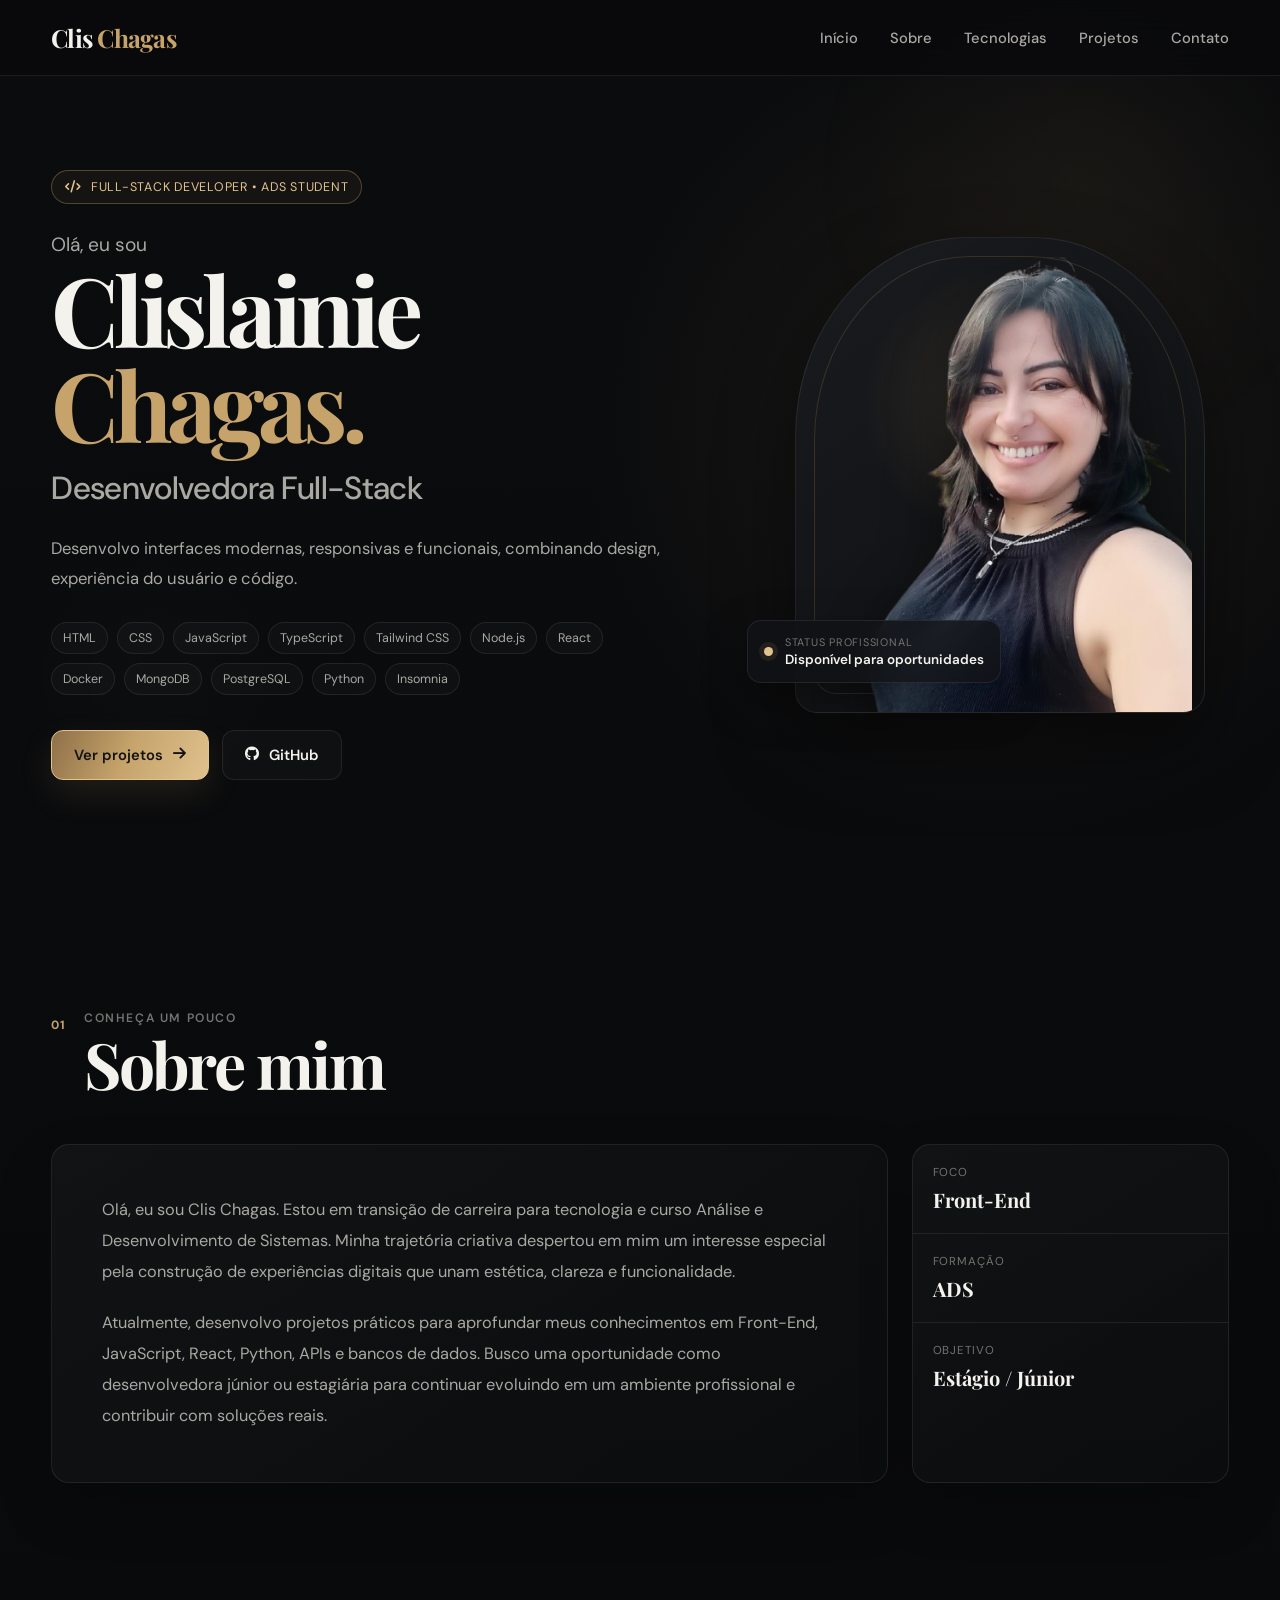
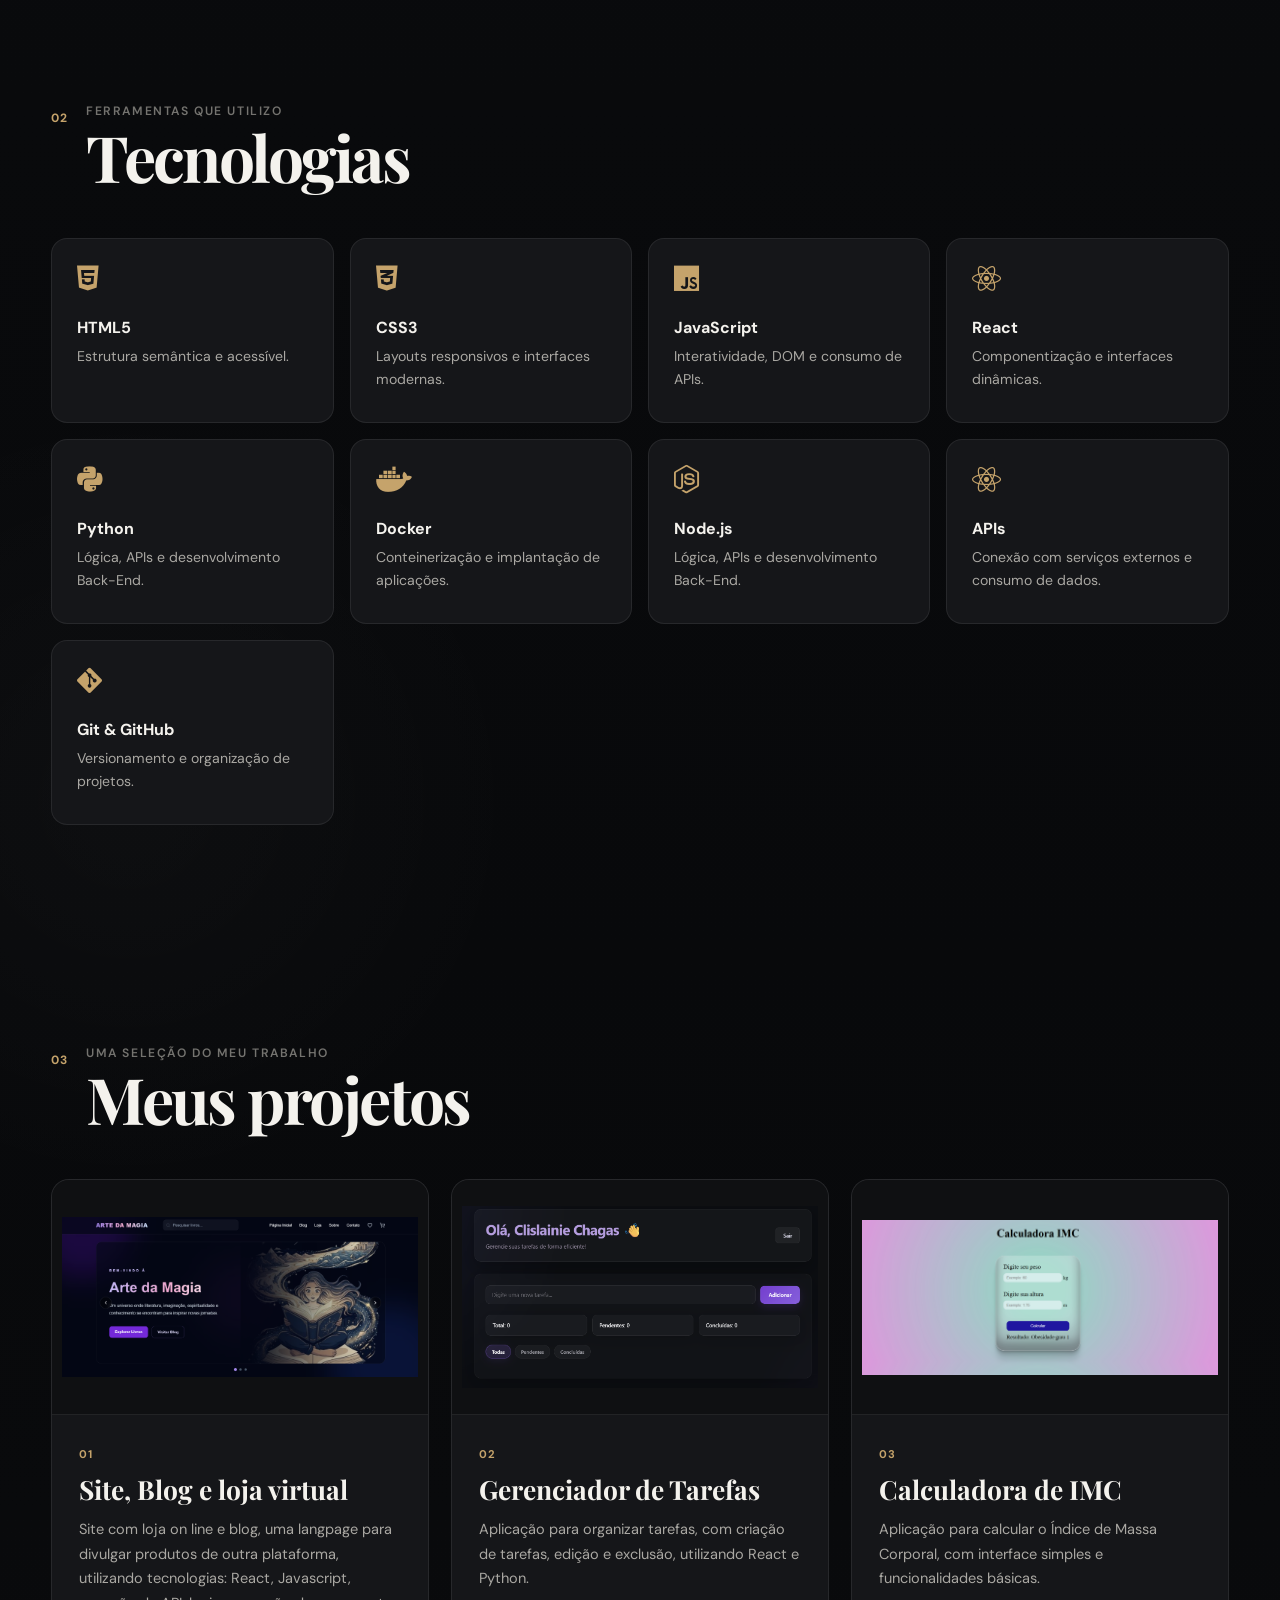
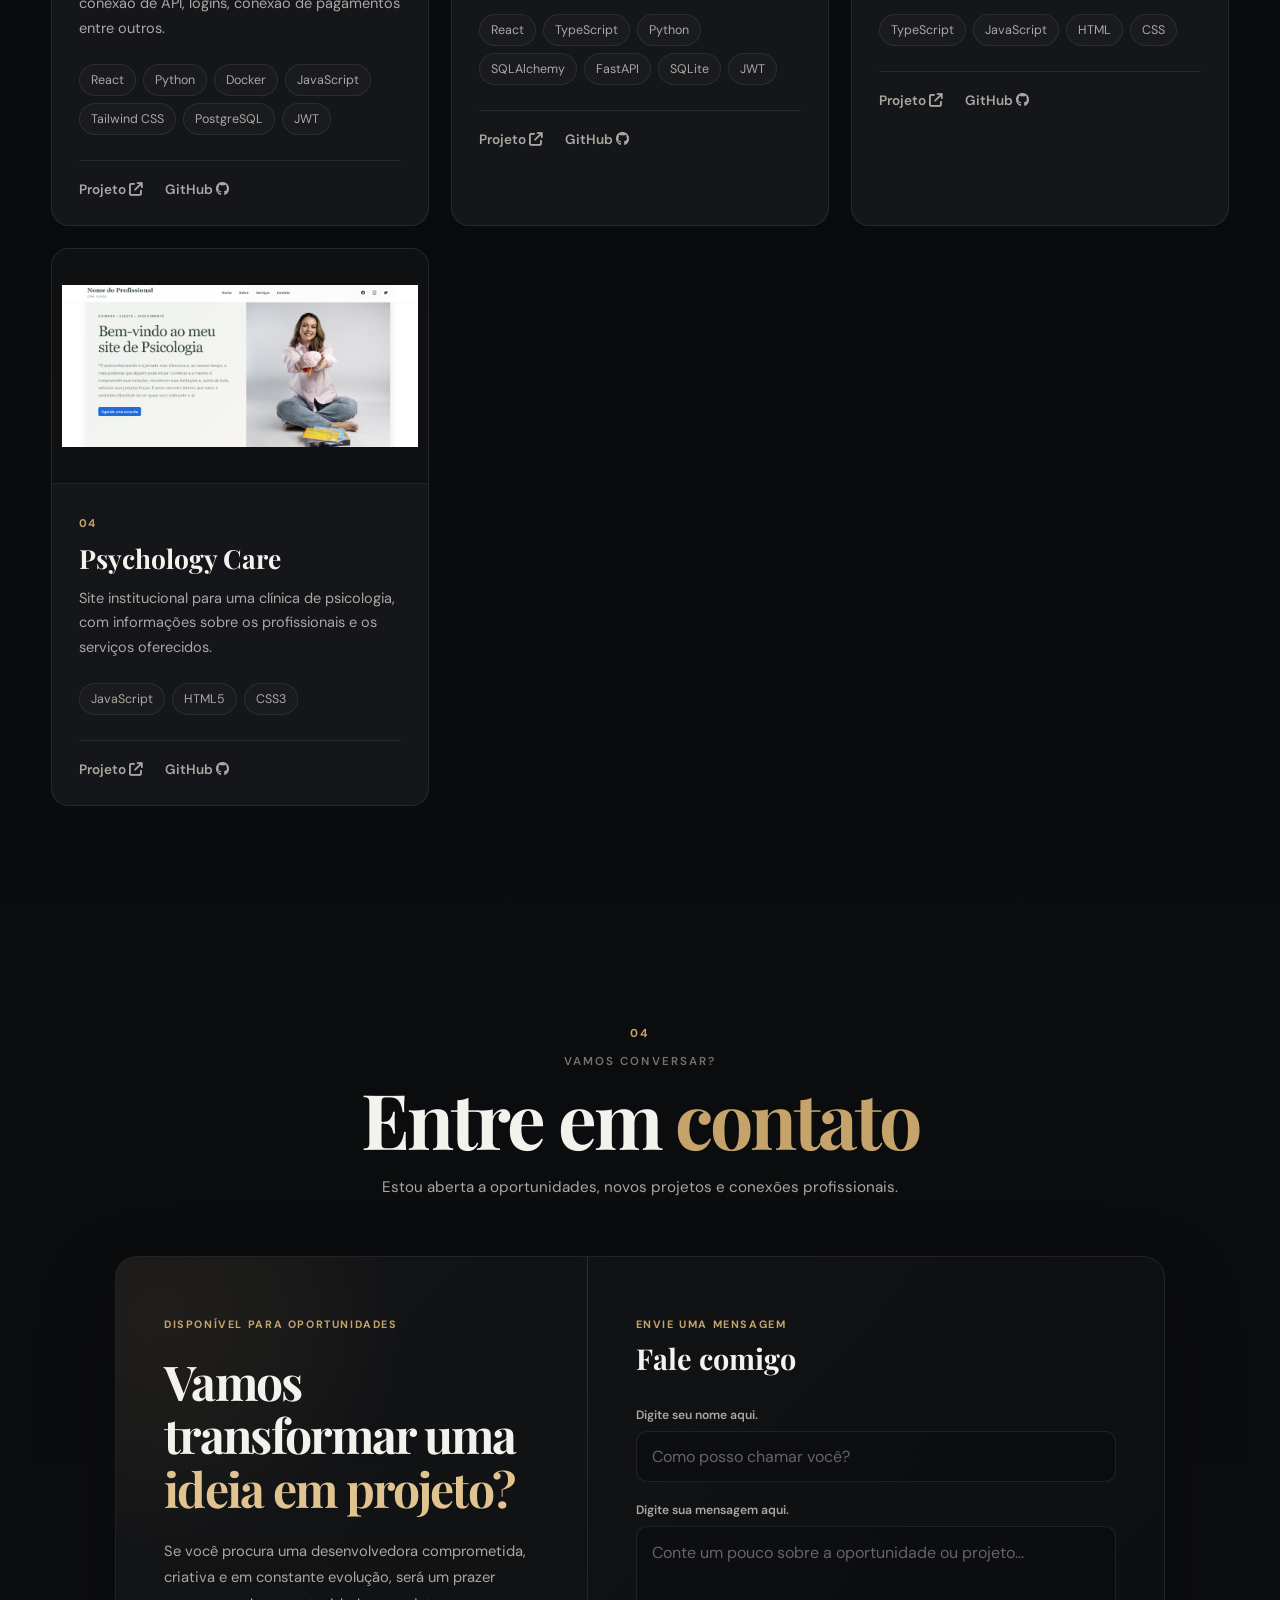
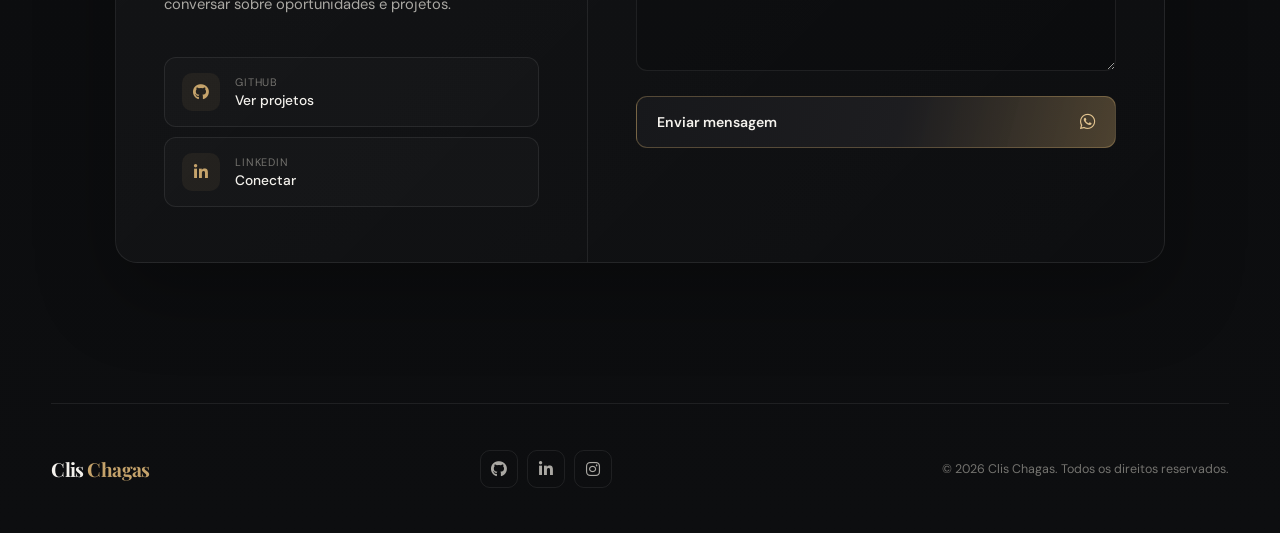
<file: index.html>
<!DOCTYPE html>
<html lang="pt-br">

<head>
    <meta charset="UTF-8">
    <meta name="viewport" content="width=device-width, initial-scale=1.0">
    <meta name="description"
        content="Portfólio de Clislainie Chagas, Desenvolvedora Full-Stack e estudante de Análise e Desenvolvimento de Sistemas.">

    <title>Clislainie Chagas | Desenvolvedora Full-Stack</title>

    <link rel="preconnect" href="https://fonts.googleapis.com">
    <link rel="preconnect" href="https://fonts.gstatic.com" crossorigin>
    <link
        href="https://fonts.googleapis.com/css2?family=DM+Sans:wght@400;500;600;700&family=Playfair+Display:wght@600;700&display=swap"
        rel="stylesheet">

    <link rel="stylesheet" href="https://cdnjs.cloudflare.com/ajax/libs/font-awesome/6.5.1/css/all.min.css">

    <link rel="stylesheet" href="./novo.css">
    <link rel="stylesheet" href="./responsivo.css">

    <script src="./script_port.js" defer></script>
</head>

<body>

    <div class="particulas" aria-hidden="true"></div>

    <header class="cabecalho">
        <nav class="navbar" id="navbar">
            <a href="#home" class="logo" aria-label="Ir para o início">
                Clis <span>Chagas</span>
            </a>

            <ul class="menu">
                <li><a href="#home">Início</a></li>
                <li><a href="#about">Sobre</a></li>
                <li><a href="#skills">Tecnologias</a></li>
                <li><a href="#work">Projetos</a></li>
                <li><a href="#contact">Contato</a></li>
            </ul>

            <button class="barra-mobile" id="btn_barra" aria-label="Abrir menu" aria-expanded="false">
                <i class="fa-solid fa-bars"></i>
            </button>
        </nav>
    </header>

    <div class="menu-mobile" id="menu-mobile">
        <button class="btn-fechar" id="btn-fechar" aria-label="Fechar menu">
            <i class="fa-solid fa-xmark"></i>
        </button>

        <nav class="nav-list">
            <ul>
                <li><a href="#home">Início</a></li>
                <li><a href="#about">Sobre</a></li>
                <li><a href="#skills">Tecnologias</a></li>
                <li><a href="#work">Projetos</a></li>
                <li><a href="#contact">Contato</a></li>
            </ul>
        </nav>
    </div>

    <div class="overlay" id="overlay"></div>

    <main id="home" class="inicio">
        <div class="hero-container">

            <div class="hero-texto">
                <span class="hero-tag">
                    <i class="fa-solid fa-code"></i>
                    Full-Stack Developer • ADS Student
                </span>

                <p class="hero-intro">Olá, eu sou</p>

                <h1>Clislainie <span>Chagas.</span></h1>

                <h2>Desenvolvedora Full-Stack</h2>

                <p class="hero-descricao">
                    Desenvolvo interfaces modernas, responsivas e funcionais,
                    combinando design, experiência do usuário e código.
                </p>

                <div class="hero-tecnologias" aria-label="Principais tecnologias">
                    <span>HTML</span>
                    <span>CSS</span>
                    <span>JavaScript</span>
                    <span>TypeScript</span>
                    <span>Tailwind CSS</span>
                    <span>Node.js</span>
                    <span>React</span>
                    <span>Docker</span>
                    <span>MongoDB</span>
                    <span>PostgreSQL</span>
                    <span>Python</span>
                    <span>Insomnia</span>
                </div>

                <div class="hero-botoes">
                    <a href="#work" class="btn-principal">
                        Ver projetos
                        <i class="fa-solid fa-arrow-right"></i>
                    </a>

                    <!-- EDITE: coloque o endereço real do seu GitHub -->
                    <a href="https://github.com/Clislainie-Chagas" target="_blank" rel="noopener noreferrer"
                        class="btn-secundario">
                        <i class="fa-brands fa-github"></i>
                        GitHub
                    </a>
                </div>
            </div>

            <div class="hero-imagem">
                <div class="foto-wrapper">
                    <!-- Mantenha sua foto nesta pasta ou altere o caminho abaixo -->
                    <img src="./img/Eu.-removebg-preview.png" alt="Foto de Clis Chagas">
                </div>

                <div class="status-card">
                    <span class="status-dot"></span>
                    <div>
                        <small>Status profissional</small>
                        <strong>Disponível para oportunidades</strong>
                    </div>
                </div>
            </div>

        </div>
    </main>

    <section id="about" class="secao sobre">
        <div class="section-heading">
            <span class="section-number">01</span>
            <div>
                <p class="section-kicker">Conheça um pouco</p>
                <h2>Sobre mim</h2>
            </div>
        </div>

        <div class="sobre-grid">
            <div class="sobre-card">
                <!-- EDITE: personalize este texto com suas informações -->
                <p>
                    Olá, eu sou Clis Chagas. Estou em transição de carreira para tecnologia
                    e curso Análise e Desenvolvimento de Sistemas. Minha trajetória criativa
                    despertou em mim um interesse especial pela construção de experiências
                    digitais que unam estética, clareza e funcionalidade.
                </p>

                <p>
                    Atualmente, desenvolvo projetos práticos para aprofundar meus conhecimentos
                    em Front-End, JavaScript, React, Python, APIs e bancos de dados. Busco uma
                    oportunidade como desenvolvedora júnior ou estagiária para continuar evoluindo
                    em um ambiente profissional e contribuir com soluções reais.
                </p>
            </div>

            <aside class="sobre-destaques">
                <div>
                    <span>Foco</span>
                    <strong>Front-End</strong>
                </div>
                <div>
                    <span>Formação</span>
                    <strong>ADS</strong>
                </div>
                <div>
                    <span>Objetivo</span>
                    <strong>Estágio / Júnior</strong>
                </div>
            </aside>
        </div>
    </section>

    <section id="skills" class="secao tecnologias">
        <div class="section-heading">
            <span class="section-number">02</span>
            <div>
                <p class="section-kicker">Ferramentas que utilizo</p>
                <h2>Tecnologias</h2>
            </div>
        </div>

        <div class="skills-grid">
            <article class="skill-card">
                <i class="fa-brands fa-html5"></i>
                <h3>HTML5</h3>
                <p>Estrutura semântica e acessível.</p>
            </article>

            <article class="skill-card">
                <i class="fa-brands fa-css3-alt"></i>
                <h3>CSS3</h3>
                <p>Layouts responsivos e interfaces modernas.</p>
            </article>

            <article class="skill-card">
                <i class="fa-brands fa-js"></i>
                <h3>JavaScript</h3>
                <p>Interatividade, DOM e consumo de APIs.</p>
            </article>

            <article class="skill-card">
                <i class="fa-brands fa-react"></i>
                <h3>React</h3>
                <p>Componentização e interfaces dinâmicas.</p>
            </article>

            <article class="skill-card">
                <i class="fa-brands fa-python"></i>
                <h3>Python</h3>
                <p>Lógica, APIs e desenvolvimento Back-End.</p>
            </article>

            <article class="skill-card">
                <i class="fa-brands fa-docker"></i>
                <h3>Docker</h3>
                <p>Conteinerização e implantação de aplicações.</p>
            </article>

            <article class="skill-card">
                <i class="fa-brands fa-node-js"></i>
                <h3>Node.js</h3>
                <p>Lógica, APIs e desenvolvimento Back-End.</p>
            </article>

            <article class="skill-card">
                <i class="fa-brands fa-react"></i>
                <h3>APIs</h3>
                <p>Conexão com serviços externos e consumo de dados.</p>
            </article>

            <article class="skill-card">
                <i class="fa-brands fa-git-alt"></i>
                <h3>Git & GitHub</h3>
                <p>Versionamento e organização de projetos.</p>
            </article>
        </div>
    </section>

    <section id="work" class="secao portifolio">
        <div class="section-heading">
            <span class="section-number">03</span>
            <div>
                <p class="section-kicker">Uma seleção do meu trabalho</p>
                <h2>Meus projetos</h2>
            </div>
        </div>

        <div class="box-projetos">

            <article class="projeto-card">
                <a href="https://github.com/Clislainie-Chagas/blog-store-react" target="_blank"
                    rel="noopener noreferrer" class="projeto-imagem">
                    <img src="./img/capa-arte-da-magia.png" alt="Prévia do projeto Site Responsivo">
                </a>

                <div class="info-projeto">
                    <span class="projeto-numero">01</span>
                    <h3>Site, Blog e loja virtual</h3>
                    <p>
                        Site com loja on line e blog, uma langpage para divulgar produtos de outra plataforma,
                        utilizando tecnologias: React, Javascript, conexão de API, logins, conexão de
                        pagamentos entre outros.
                    </p>

                    <div class="projeto-stack">
                        <span>React</span>
                        <span>Python</span>
                        <span>Docker</span>
                        <span>JavaScript</span>
                        <span>Tailwind CSS</span>
                        <span>PostgreSQL</span>
                        <span>JWT</span>
                    </div>

                    <div class="projeto-links">
                        <a href="https://github.com/Clislainie-Chagas/TaskFlow_Pythn_React" target="_blank"
                            rel="noopener noreferrer">
                            Projeto <i class="fa-solid fa-arrow-up-right-from-square"></i>
                        </a>
                        <!-- EDITE: coloque o repositório real deste projeto -->
                        <a href="https://github.com/Clislainie-Chagas/TaskFlow_Pythn_React" target="_blank"
                            rel="noopener noreferrer">
                            GitHub <i class="fa-brands fa-github"></i>
                        </a>
                    </div>
                </div>
            </article>

            <article class="projeto-card">
                <a href="https://github.com/Clislainie-Chagas/TaskFlow_Pythn_React" target="_blank"
                    rel="noopener noreferrer">
                    <div class="projeto-imagem">
                        <img src="./img/taskflow-capa.png" alt="Prévia do projeto Site de Restaurante">
                    </div>
                </a>

                <div class="info-projeto">
                    <span class="projeto-numero">02</span>
                    <h3>Gerenciador de Tarefas</h3>
                    <p>
                        Aplicação para organizar tarefas, com criação de tarefas, edição e exclusão, utilizando React e
                        Python.
                    </p>

                    <div class="projeto-stack">
                        <span>React</span>
                        <span>TypeScript</span>
                        <span>Python</span>
                        <span>SQLAlchemy</span>
                        <span>FastAPI</span>
                        <span>SQLite</span>
                        <span>JWT</span>
                    </div>

                    <div class="projeto-links">
                        <!-- EDITE: troque # pelos links reais -->
                        <a href="https://github.com/Clislainie-Chagas/TaskFlow_Pythn_React" target="_blank"
                            rel="noopener noreferrer">
                            Projeto <i class="fa-solid fa-arrow-up-right-from-square"></i>
                        </a>
                        <a href="https://github.com/Clislainie-Chagas/TaskFlow_Pythn_React" target="_blank"
                            aria-label="https://github.com/Clislainie-Chagas/TaskFlow_Pythn_React">
                            GitHub <i class="fa-brands fa-github"></i>
                        </a>
                    </div>
                </div>
            </article>

            <article class="projeto-card">
                <a href="https://clislainie-chagas.github.io/calculadora_imc/" target="_blank"
                    rel="noopener noreferrer">
                    <div class="projeto-imagem">
                        <img src="./img/calculadora-imc.png" alt="Prévia do projeto Site de Restaurante">
                    </div>
                </a>
                <div class="info-projeto">
                    <span class="projeto-numero">03</span>
                    <h3>Calculadora de IMC</h3>
                    <p>
                        Aplicação para calcular o Índice de Massa Corporal, com interface simples e funcionalidades
                        básicas.
                    </p>

                    <div class="projeto-stack">
                        <span>TypeScript</span>
                        <span>JavaScript</span>
                        <span>HTML</span>
                        <span>CSS</span>
                    </div>

                    <div class="projeto-links">
                        <!-- EDITE: troque # pelos links reais -->
                        <a href="https://clislainie-chagas.github.io/calculadora_imc/" target="_blank"
                            rel="noopener noreferrer">
                            Projeto <i class="fa-solid fa-arrow-up-right-from-square"></i>
                        </a>
                        <a href="https://github.com/Clislainie-Chagas/calculadora_imc" target="_blank"
                            aria-label="https://github.com/Clislainie-Chagas/calculadora_imc">
                            GitHub <i class="fa-brands fa-github"></i>
                        </a>
                    </div>
                </div>
            </article>

            <article class="projeto-card">
                <a href="https://clislainie-chagas.github.io/psychology-care/" target="_blank"
                    rel="noopener noreferrer">
                    <div class="projeto-imagem">
                        <img src="./img/area-da-saude.png" alt="Prévia do projeto Site de Restaurante">
                    </div>
                </a>
                <div class="info-projeto">
                    <span class="projeto-numero">04</span>
                    <h3>Psychology Care</h3>
                    <p>
                        Site institucional para uma clínica de psicologia, com informações sobre os profissionais e os
                        serviços oferecidos.
                    </p>

                    <div class="projeto-stack">
                        <span>JavaScript</span>
                        <span>HTML5</span>
                        <span>CSS3</span>
                    </div>

                    <div class="projeto-links">
                        <!-- EDITE: troque # pelos links reais -->
                        <a href="https://clislainie-chagas.github.io/psychology-care/" target="_blank"
                            rel="noopener noreferrer">
                            Projeto <i class="fa-solid fa-arrow-up-right-from-square"></i>
                        </a>
                        <a href="https://github.com/Clislainie-Chagas/psychology-care" target="_blank"
                            aria-label="https://github.com/Clislainie-Chagas/psychology-care">
                            GitHub <i class="fa-brands fa-github"></i>
                        </a>
                    </div>
                </div>
            </article>


        </div>
    </section>

    <section id="contact" class="secao contato">

        <div class="contato-cabecalho">

            <span class="contato-numero">04</span>

            <span class="contato-tag">
                VAMOS CONVERSAR?
            </span>

            <h2>
                Entre em <span>contato</span>
            </h2>

            <p>
                Estou aberta a oportunidades, novos projetos e conexões
                profissionais.
            </p>

        </div>


        <div class="contato-container">

            <!-- LADO ESQUERDO -->

            <div class="contato-apresentacao">

                <span class="contato-mini-tag">
                    DISPONÍVEL PARA OPORTUNIDADES
                </span>

                <h3>
                    Vamos transformar uma
                    <span>ideia em projeto?</span>
                </h3>

                <p>
                    Se você procura uma desenvolvedora comprometida,
                    criativa e em constante evolução, será um prazer
                    conversar sobre oportunidades e projetos.
                </p>


                <div class="contato-redes">

                    <a href="https://github.com/Clislainie-Chagas" target="_blank" rel="noopener noreferrer">
                        <i class="fa-brands fa-github"></i>

                        <div>
                            <small>GitHub</small>
                            <strong>Ver projetos</strong>
                        </div>
                    </a>


                    <a href="https://www.linkedin.com/in/clislainie-chagas/" target="_blank" rel="noopener noreferrer">
                        <i class="fa-brands fa-linkedin-in"></i>

                        <div>
                            <small>LinkedIn</small>
                            <strong>Conectar</strong>
                        </div>
                    </a>

                </div>

            </div>


            <!-- FORMULÁRIO -->

            <form class="formulario-contato" id="formulario">

                <div class="form-titulo">

                    <span>ENVIE UMA MENSAGEM</span>

                    <h3>
                        Fale comigo
                    </h3>

                </div>


                <div class="campo-form">

                    <label for="nome">
                        Digite seu nome aqui.
                    </label>

                    <input type="text" id="nome" placeholder="Como posso chamar você?" required>

                </div>


                <div class="campo-form">

                    <label for="mensagem">
                        Digite sua mensagem aqui.
                    </label>

                    <textarea id="mensagem" placeholder="Conte um pouco sobre a oportunidade ou projeto..."
                        required></textarea>

                </div>


                <button type="submit">

                    <span>
                        Enviar mensagem
                    </span>

                    <i class="fa-brands fa-whatsapp"></i>

                </button>

            </form>

        </div>

    </section>

    <footer class="rodape">
        <a href="#home" class="logo footer-logo">Clis <span>Chagas</span></a>

        <div class="redes-sociais">
            <!-- EDITE: substitua pelos seus links reais -->
            <a href="https://github.com/Clislainie-Chagas" target="_blank" rel="noopener noreferrer"
                aria-label="GitHub">
                <i class="fa-brands fa-github"></i>
            </a>

            <a href="https://www.linkedin.com/in/clislainie-chagas/" target="_blank" rel="noopener noreferrer"
                aria-label="LinkedIn">
                <i class="fa-brands fa-linkedin-in"></i>
            </a>

            <a href="https://www.instagram.com/clis_chagas/" target="_blank" rel="noopener noreferrer"
                aria-label="Instagram">
                <i class="fa-brands fa-instagram"></i>
            </a>
        </div>

        <p>© <span id="year"></span> Clis Chagas. Todos os direitos reservados.</p>
    </footer>

</body>

</html>
</file>
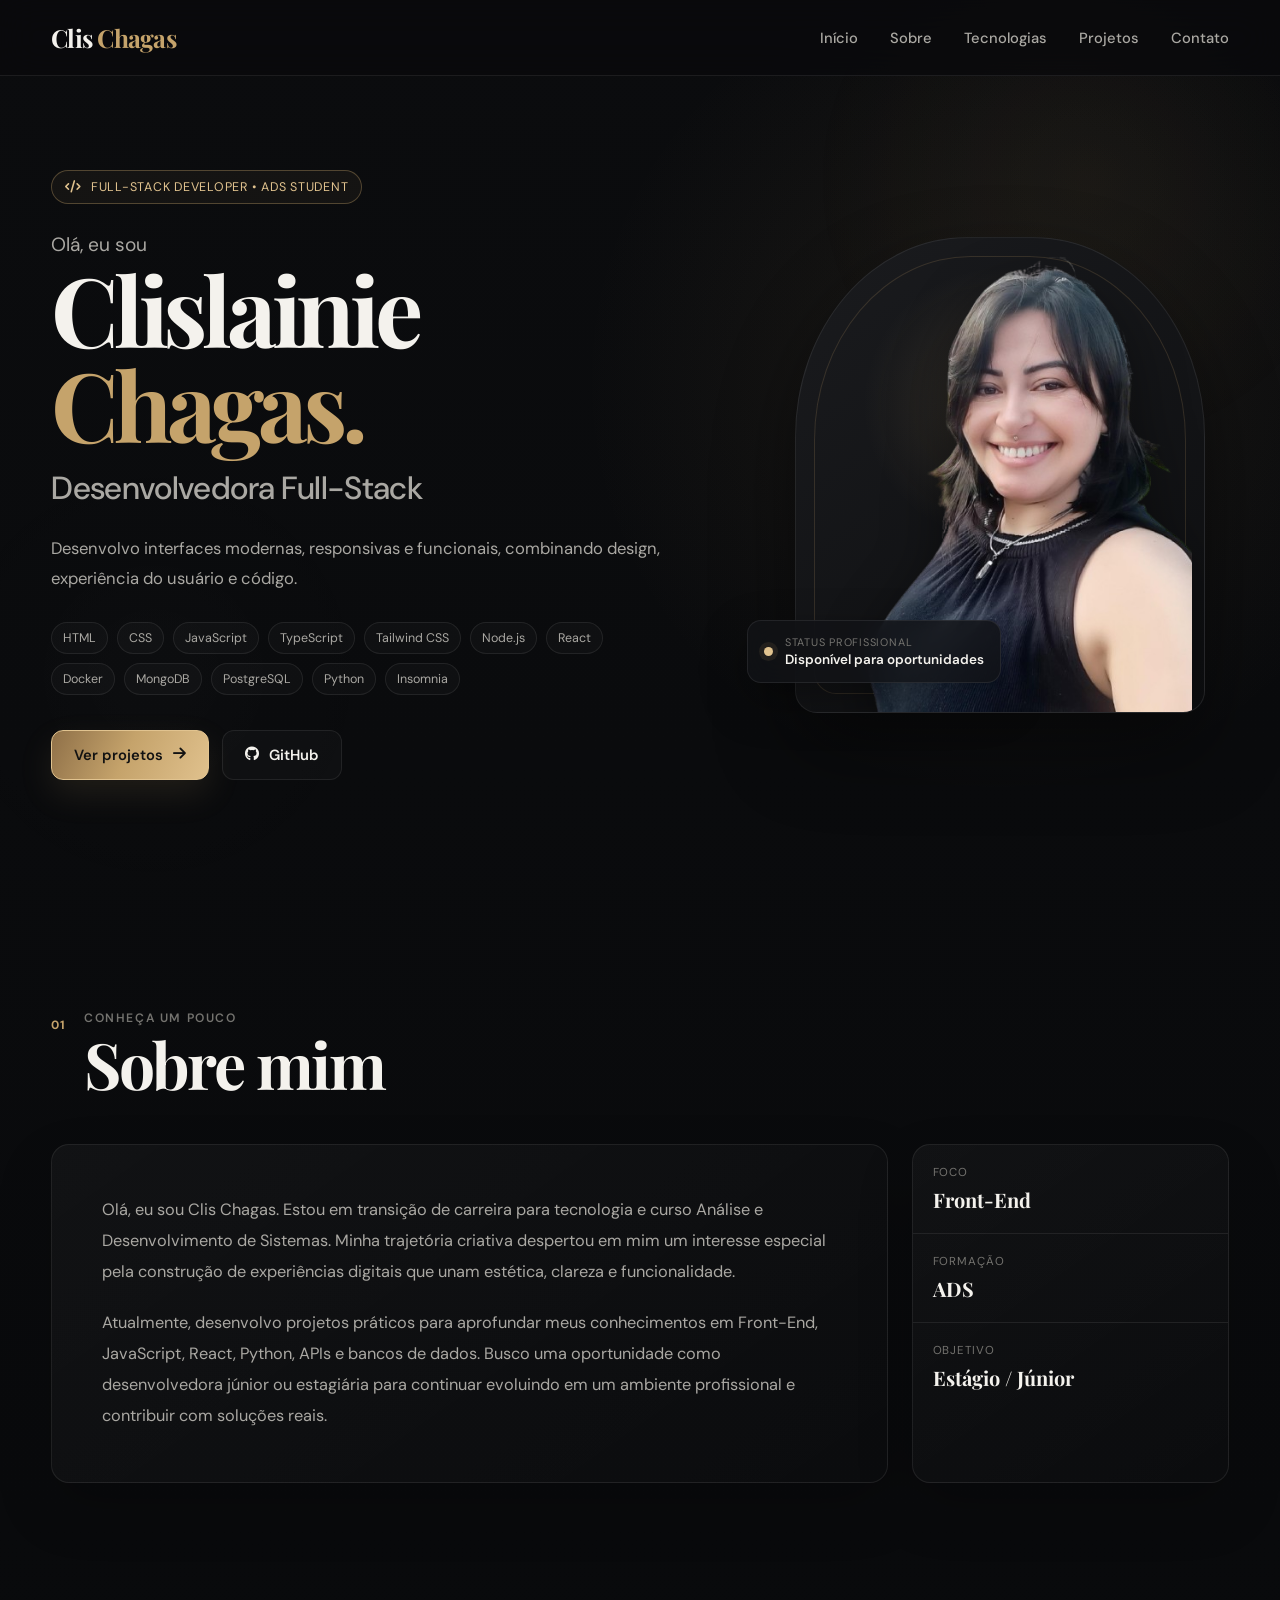
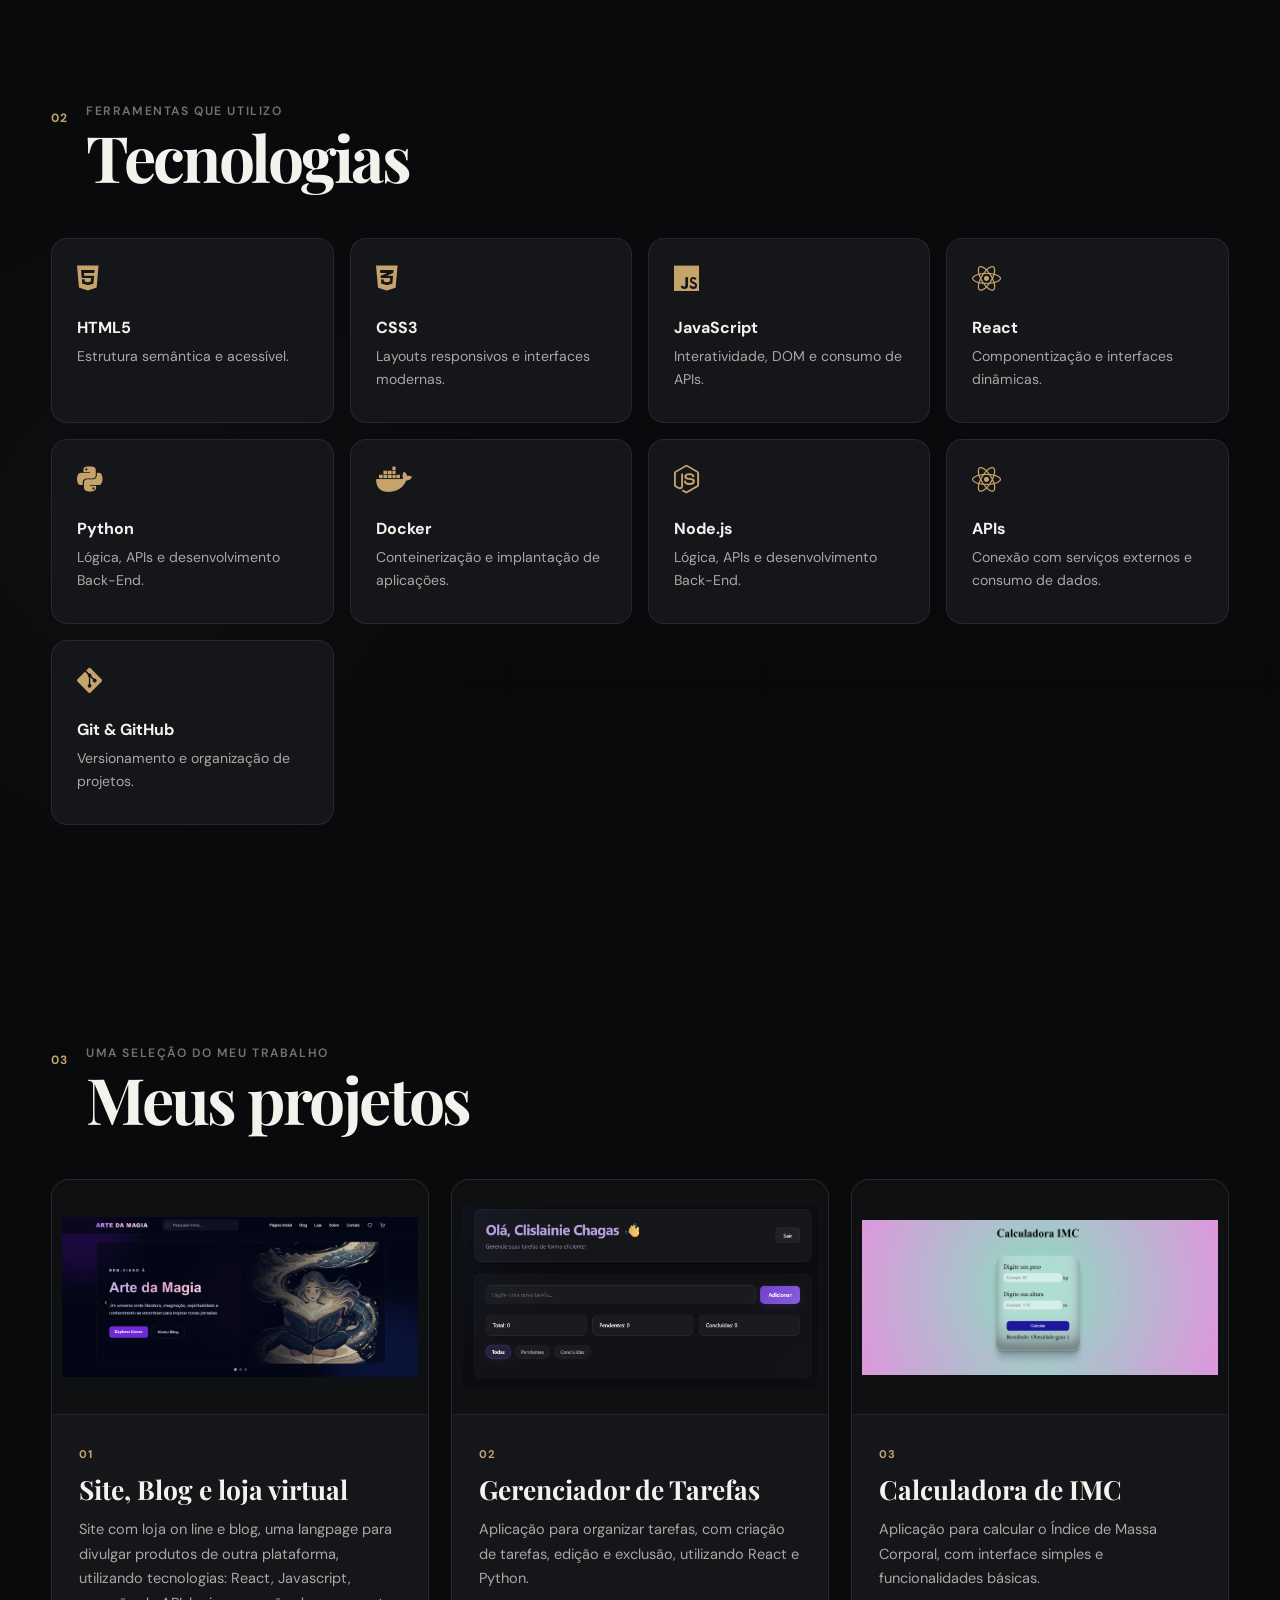
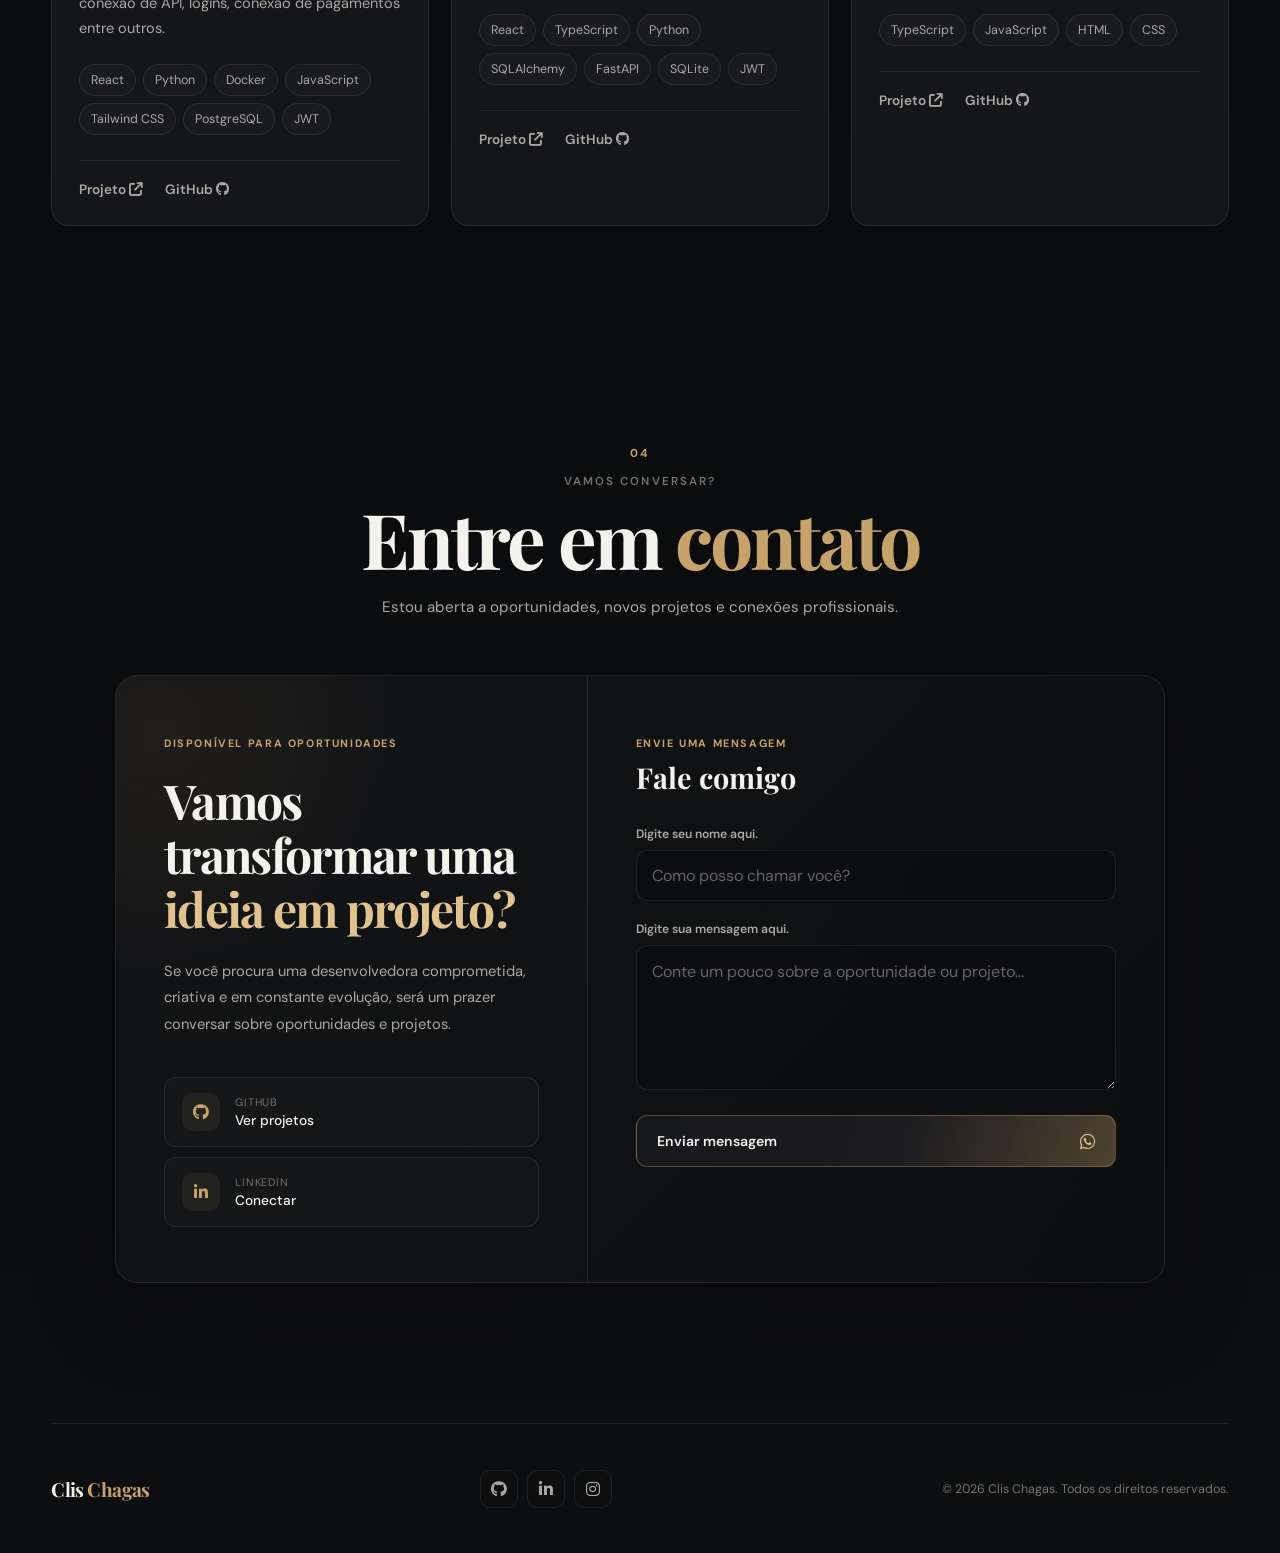
<file: Clis/index.html>
<!DOCTYPE html>
<html lang="pt-br">

<head>
    <meta charset="UTF-8">
    <meta name="viewport" content="width=device-width, initial-scale=1.0">
    <meta name="description"
        content="Portfólio de Clislainie Chagas, Desenvolvedora Full-Stack e estudante de Análise e Desenvolvimento de Sistemas.">

    <title>Clislainie Chagas | Desenvolvedora Full-Stack</title>

    <link rel="preconnect" href="https://fonts.googleapis.com">
    <link rel="preconnect" href="https://fonts.gstatic.com" crossorigin>
    <link
        href="https://fonts.googleapis.com/css2?family=DM+Sans:wght@400;500;600;700&family=Playfair+Display:wght@600;700&display=swap"
        rel="stylesheet">

    <link rel="stylesheet" href="https://cdnjs.cloudflare.com/ajax/libs/font-awesome/6.5.1/css/all.min.css">

    <link rel="stylesheet" href="./novo.css">
    <link rel="stylesheet" href="./responsivo.css">

    <script src="./script_port.js" defer></script>
</head>

<body>

    <div class="particulas" aria-hidden="true"></div>

    <header class="cabecalho">
        <nav class="navbar" id="navbar">
            <a href="#home" class="logo" aria-label="Ir para o início">
                Clis <span>Chagas</span>
            </a>

            <ul class="menu">
                <li><a href="#home">Início</a></li>
                <li><a href="#about">Sobre</a></li>
                <li><a href="#skills">Tecnologias</a></li>
                <li><a href="#work">Projetos</a></li>
                <li><a href="#contact">Contato</a></li>
            </ul>

            <button class="barra-mobile" id="btn_barra" aria-label="Abrir menu" aria-expanded="false">
                <i class="fa-solid fa-bars"></i>
            </button>
        </nav>
    </header>

    <div class="menu-mobile" id="menu-mobile">
        <button class="btn-fechar" id="btn-fechar" aria-label="Fechar menu">
            <i class="fa-solid fa-xmark"></i>
        </button>

        <nav class="nav-list">
            <ul>
                <li><a href="#home">Início</a></li>
                <li><a href="#about">Sobre</a></li>
                <li><a href="#skills">Tecnologias</a></li>
                <li><a href="#work">Projetos</a></li>
                <li><a href="#contact">Contato</a></li>
            </ul>
        </nav>
    </div>

    <div class="overlay" id="overlay"></div>

    <main id="home" class="inicio">
        <div class="hero-container">

            <div class="hero-texto">
                <span class="hero-tag">
                    <i class="fa-solid fa-code"></i>
                    Full-Stack Developer • ADS Student
                </span>

                <p class="hero-intro">Olá, eu sou</p>

                <h1>Clislainie <span>Chagas.</span></h1>

                <h2>Desenvolvedora Full-Stack</h2>

                <p class="hero-descricao">
                    Desenvolvo interfaces modernas, responsivas e funcionais,
                    combinando design, experiência do usuário e código.
                </p>

                <div class="hero-tecnologias" aria-label="Principais tecnologias">
                    <span>HTML</span>
                    <span>CSS</span>
                    <span>JavaScript</span>
                    <span>TypeScript</span>
                    <span>Tailwind CSS</span>
                    <span>Node.js</span>
                    <span>React</span>
                    <span>Docker</span>
                    <span>MongoDB</span>
                    <span>PostgreSQL</span>
                    <span>Python</span>
                    <span>Insomnia</span>
                </div>

                <div class="hero-botoes">
                    <a href="#work" class="btn-principal">
                        Ver projetos
                        <i class="fa-solid fa-arrow-right"></i>
                    </a>

                    <!-- EDITE: coloque o endereço real do seu GitHub -->
                    <a href="https://github.com/Clislainie-Chagas" target="_blank" rel="noopener noreferrer"
                        class="btn-secundario">
                        <i class="fa-brands fa-github"></i>
                        GitHub
                    </a>
                </div>
            </div>

            <div class="hero-imagem">
                <div class="foto-wrapper">
                    <!-- Mantenha sua foto nesta pasta ou altere o caminho abaixo -->
                    <img src="./img/Eu.-removebg-preview.png" alt="Foto de Clis Chagas">
                </div>

                <div class="status-card">
                    <span class="status-dot"></span>
                    <div>
                        <small>Status profissional</small>
                        <strong>Disponível para oportunidades</strong>
                    </div>
                </div>
            </div>

        </div>
    </main>

    <section id="about" class="secao sobre">
        <div class="section-heading">
            <span class="section-number">01</span>
            <div>
                <p class="section-kicker">Conheça um pouco</p>
                <h2>Sobre mim</h2>
            </div>
        </div>

        <div class="sobre-grid">
            <div class="sobre-card">
                <!-- EDITE: personalize este texto com suas informações -->
                <p>
                    Olá, eu sou Clis Chagas. Estou em transição de carreira para tecnologia
                    e curso Análise e Desenvolvimento de Sistemas. Minha trajetória criativa
                    despertou em mim um interesse especial pela construção de experiências
                    digitais que unam estética, clareza e funcionalidade.
                </p>

                <p>
                    Atualmente, desenvolvo projetos práticos para aprofundar meus conhecimentos
                    em Front-End, JavaScript, React, Python, APIs e bancos de dados. Busco uma
                    oportunidade como desenvolvedora júnior ou estagiária para continuar evoluindo
                    em um ambiente profissional e contribuir com soluções reais.
                </p>
            </div>

            <aside class="sobre-destaques">
                <div>
                    <span>Foco</span>
                    <strong>Front-End</strong>
                </div>
                <div>
                    <span>Formação</span>
                    <strong>ADS</strong>
                </div>
                <div>
                    <span>Objetivo</span>
                    <strong>Estágio / Júnior</strong>
                </div>
            </aside>
        </div>
    </section>

    <section id="skills" class="secao tecnologias">
        <div class="section-heading">
            <span class="section-number">02</span>
            <div>
                <p class="section-kicker">Ferramentas que utilizo</p>
                <h2>Tecnologias</h2>
            </div>
        </div>

        <div class="skills-grid">
            <article class="skill-card">
                <i class="fa-brands fa-html5"></i>
                <h3>HTML5</h3>
                <p>Estrutura semântica e acessível.</p>
            </article>

            <article class="skill-card">
                <i class="fa-brands fa-css3-alt"></i>
                <h3>CSS3</h3>
                <p>Layouts responsivos e interfaces modernas.</p>
            </article>

            <article class="skill-card">
                <i class="fa-brands fa-js"></i>
                <h3>JavaScript</h3>
                <p>Interatividade, DOM e consumo de APIs.</p>
            </article>

            <article class="skill-card">
                <i class="fa-brands fa-react"></i>
                <h3>React</h3>
                <p>Componentização e interfaces dinâmicas.</p>
            </article>

            <article class="skill-card">
                <i class="fa-brands fa-python"></i>
                <h3>Python</h3>
                <p>Lógica, APIs e desenvolvimento Back-End.</p>
            </article>

            <article class="skill-card">
                <i class="fa-brands fa-docker"></i>
                <h3>Docker</h3>
                <p>Conteinerização e implantação de aplicações.</p>
            </article>

            <article class="skill-card">
                <i class="fa-brands fa-node-js"></i>
                <h3>Node.js</h3>
                <p>Lógica, APIs e desenvolvimento Back-End.</p>
            </article>

            <article class="skill-card">
                <i class="fa-brands fa-react"></i>
                <h3>APIs</h3>
                <p>Conexão com serviços externos e consumo de dados.</p>
            </article>

            <article class="skill-card">
                <i class="fa-brands fa-git-alt"></i>
                <h3>Git & GitHub</h3>
                <p>Versionamento e organização de projetos.</p>
            </article>
        </div>
    </section>

    <section id="work" class="secao portifolio">
        <div class="section-heading">
            <span class="section-number">03</span>
            <div>
                <p class="section-kicker">Uma seleção do meu trabalho</p>
                <h2>Meus projetos</h2>
            </div>
        </div>

        <div class="box-projetos">

            <article class="projeto-card">
                <a href="https://github.com/Clislainie-Chagas/blog-store-react" target="_blank"
                    rel="noopener noreferrer" class="projeto-imagem">
                    <img src="./img/capa-arte-da-magia.png" alt="Prévia do projeto Site Responsivo">
                </a>

                <div class="info-projeto">
                    <span class="projeto-numero">01</span>
                    <h3>Site, Blog e loja virtual</h3>
                    <p>
                        Site com loja on line e blog, uma langpage para divulgar produtos de outra plataforma,
                        utilizando tecnologias: React, Javascript, conexão de API, logins, conexão de
                        pagamentos entre outros.
                    </p>

                    <div class="projeto-stack">
                        <span>React</span>
                        <span>Python</span>
                        <span>Docker</span>
                        <span>JavaScript</span>
                        <span>Tailwind CSS</span>
                        <span>PostgreSQL</span>
                        <span>JWT</span>
                    </div>

                    <div class="projeto-links">
                        <a href="https://github.com/Clislainie-Chagas/TaskFlow_Pythn_React" target="_blank"
                            rel="noopener noreferrer">
                            Projeto <i class="fa-solid fa-arrow-up-right-from-square"></i>
                        </a>
                        <!-- EDITE: coloque o repositório real deste projeto -->
                        <a href="https://github.com/Clislainie-Chagas/TaskFlow_Pythn_React" target="_blank"
                            rel="noopener noreferrer">
                            GitHub <i class="fa-brands fa-github"></i>
                        </a>
                    </div>
                </div>
            </article>

            <article class="projeto-card">
                <a href="https://github.com/Clislainie-Chagas/TaskFlow_Pythn_React" target="_blank"
                    rel="noopener noreferrer">
                    <div class="projeto-imagem">
                        <img src="./img/taskflow-capa.png" alt="Prévia do projeto Site de Restaurante">
                    </div>
                </a>

                <div class="info-projeto">
                    <span class="projeto-numero">02</span>
                    <h3>Gerenciador de Tarefas</h3>
                    <p>
                        Aplicação para organizar tarefas, com criação de tarefas, edição e exclusão, utilizando React e
                        Python.
                    </p>

                    <div class="projeto-stack">
                        <span>React</span>
                        <span>TypeScript</span>
                        <span>Python</span>
                        <span>SQLAlchemy</span>
                        <span>FastAPI</span>
                        <span>SQLite</span>
                        <span>JWT</span>
                    </div>

                    <div class="projeto-links">
                        <!-- EDITE: troque # pelos links reais -->
                        <a href="https://github.com/Clislainie-Chagas/TaskFlow_Pythn_React" target="_blank"
                            rel="noopener noreferrer">
                            Projeto <i class="fa-solid fa-arrow-up-right-from-square"></i>
                        </a>
                        <a href="https://github.com/Clislainie-Chagas/TaskFlow_Pythn_React" target="_blank"
                            aria-label="https://github.com/Clislainie-Chagas/TaskFlow_Pythn_React">
                            GitHub <i class="fa-brands fa-github"></i>
                        </a>
                    </div>
                </div>
            </article>

            <article class="projeto-card">
                <a href="https://github.com/Clislainie-Chagas/calculadora_imc" target="_blank"
                    rel="noopener noreferrer">
                    <div class="projeto-imagem">
                        <img src="./img/calculadora-imc.png" alt="Prévia do projeto Site de Restaurante">
                    </div>
                </a>
                <div class="info-projeto">
                    <span class="projeto-numero">03</span>
                    <h3>Calculadora de IMC</h3>
                    <p>
                        Aplicação para calcular o Índice de Massa Corporal, com interface simples e funcionalidades
                        básicas.
                    </p>

                    <div class="projeto-stack">
                        <span>TypeScript</span>
                        <span>JavaScript</span>
                        <span>HTML</span>
                        <span>CSS</span>
                    </div>

                    <div class="projeto-links">
                        <!-- EDITE: troque # pelos links reais -->
                        <a href="https://github.com/Clislainie-Chagas/TaskFlow_Pythn_React" target="_blank"
                            rel="noopener noreferrer">
                            Projeto <i class="fa-solid fa-arrow-up-right-from-square"></i>
                        </a>
                        <a href="https://github.com/Clislainie-Chagas/calculadora_imc" target="_blank"
                            aria-label="https://github.com/Clislainie-Chagas/calculadora_imc">
                            GitHub <i class="fa-brands fa-github"></i>
                        </a>
                    </div>
                </div>
            </article>

        </div>
    </section>

    <section id="contact" class="secao contato">

        <div class="contato-cabecalho">

            <span class="contato-numero">04</span>

            <span class="contato-tag">
                VAMOS CONVERSAR?
            </span>

            <h2>
                Entre em <span>contato</span>
            </h2>

            <p>
                Estou aberta a oportunidades, novos projetos e conexões
                profissionais.
            </p>

        </div>


        <div class="contato-container">

            <!-- LADO ESQUERDO -->

            <div class="contato-apresentacao">

                <span class="contato-mini-tag">
                    DISPONÍVEL PARA OPORTUNIDADES
                </span>

                <h3>
                    Vamos transformar uma
                    <span>ideia em projeto?</span>
                </h3>

                <p>
                    Se você procura uma desenvolvedora comprometida,
                    criativa e em constante evolução, será um prazer
                    conversar sobre oportunidades e projetos.
                </p>


                <div class="contato-redes">

                    <a href="https://github.com/Clislainie-Chagas" target="_blank" rel="noopener noreferrer">
                        <i class="fa-brands fa-github"></i>

                        <div>
                            <small>GitHub</small>
                            <strong>Ver projetos</strong>
                        </div>
                    </a>


                    <a href="https://www.linkedin.com/in/clislainie-chagas/" target="_blank" rel="noopener noreferrer">
                        <i class="fa-brands fa-linkedin-in"></i>

                        <div>
                            <small>LinkedIn</small>
                            <strong>Conectar</strong>
                        </div>
                    </a>

                </div>

            </div>


            <!-- FORMULÁRIO -->

            <form class="formulario-contato" id="formulario">

                <div class="form-titulo">

                    <span>ENVIE UMA MENSAGEM</span>

                    <h3>
                        Fale comigo
                    </h3>

                </div>


                <div class="campo-form">

                    <label for="nome">
                        Digite seu nome aqui.
                    </label>

                    <input type="text" id="nome" placeholder="Como posso chamar você?" required>

                </div>


                <div class="campo-form">

                    <label for="mensagem">
                        Digite sua mensagem aqui.
                    </label>

                    <textarea id="mensagem" placeholder="Conte um pouco sobre a oportunidade ou projeto..."
                        required></textarea>

                </div>


                <button type="submit">

                    <span>
                        Enviar mensagem
                    </span>

                    <i class="fa-brands fa-whatsapp"></i>

                </button>

            </form>

        </div>

    </section>

    <footer class="rodape">
        <a href="#home" class="logo footer-logo">Clis <span>Chagas</span></a>

        <div class="redes-sociais">
            <!-- EDITE: substitua pelos seus links reais -->
            <a href="https://github.com/Clislainie-Chagas" target="_blank" rel="noopener noreferrer"
                aria-label="GitHub">
                <i class="fa-brands fa-github"></i>
            </a>

            <a href="https://www.linkedin.com/in/clislainie-chagas/" target="_blank" rel="noopener noreferrer"
                aria-label="LinkedIn">
                <i class="fa-brands fa-linkedin-in"></i>
            </a>

            <a href="https://www.instagram.com/clis_chagas/" target="_blank" rel="noopener noreferrer"
                aria-label="Instagram">
                <i class="fa-brands fa-instagram"></i>
            </a>
        </div>

        <p>© <span id="year"></span> Clis Chagas. Todos os direitos reservados.</p>
    </footer>

</body>

</html>
</file>
<file: novo.css>
/* =========================================================
   PORTFÓLIO CLIS CHAGAS — DARK LUXURY TECH
   ========================================================= */

:root {
    --bg-principal: #090a0c;
    --bg-secundario: #101114;
    --bg-card: #151619;
    --bg-card-hover: #1a1b1f;

    --texto-principal: #f4f2ed;
    --texto-secundario: #aaa8a3;
    --texto-suave: #74736f;

    --champagne: #c5a36b;
    --champagne-claro: #e1c38f;
    --champagne-escuro: #8e7048;

    --borda: rgba(255, 255, 255, 0.08);
    --borda-dourada: rgba(197, 163, 107, 0.35);

    --sombra: rgba(0, 0, 0, 0.45);

    --fonte-principal: "DM Sans", sans-serif;
    --fonte-destaque: "Playfair Display", serif;

    --largura: 1180px;
    --radius: 18px;
}

* {
    margin: 0;
    padding: 0;
    box-sizing: border-box;
}

html {
    scroll-behavior: smooth;
    scroll-padding-top: 90px;
}

body {
    min-height: 100vh;
    overflow-x: hidden;
    color: var(--texto-principal);
    font-family: var(--fonte-principal);
    background:
        radial-gradient(circle at 78% 8%, rgba(197, 163, 107, 0.09), transparent 26rem),
        radial-gradient(circle at 10% 45%, rgba(255, 255, 255, 0.025), transparent 25rem),
        linear-gradient(180deg, #0b0c0e 0%, #08090b 48%, #0d0e10 100%);
}

a {
    color: inherit;
    text-decoration: none;
}

button,
input,
textarea {
    font: inherit;
}

button {
    color: inherit;
}

img {
    display: block;
    max-width: 100%;
}

::selection {
    background: var(--champagne);
    color: #111;
}

/* FUNDO */

.particulas {
    position: fixed;
    inset: 0;
    z-index: -1;
    pointer-events: none;
    opacity: 0.6;
    background:
        radial-gradient(circle at 85% 20%, rgba(197, 163, 107, 0.08), transparent 22%),
        radial-gradient(circle at 12% 75%, rgba(255, 255, 255, 0.025), transparent 20%);
}

/* NAVBAR */

.cabecalho {
    position: fixed;
    top: 0;
    left: 0;
    width: 100%;
    z-index: 100;
}

.navbar {
    width: 100%;
    min-height: 76px;
    padding: 0 max(4%, calc((100% - var(--largura)) / 2));
    display: flex;
    align-items: center;
    justify-content: space-between;
    gap: 30px;
    background: rgba(9, 10, 12, 0.78);
    backdrop-filter: blur(18px);
    -webkit-backdrop-filter: blur(18px);
    border-bottom: 1px solid var(--borda);
}

.logo {
    flex-shrink: 0;
    font-family: var(--fonte-destaque);
    font-size: 1.55rem;
    font-weight: 700;
    letter-spacing: -0.03em;
}

.logo span {
    color: var(--champagne);
}

.menu {
    display: flex;
    align-items: center;
    gap: 32px;
    list-style: none;
}

.menu a {
    position: relative;
    padding: 27px 0;
    color: var(--texto-secundario);
    font-size: 0.92rem;
    font-weight: 500;
    transition: color 0.25s ease;
}

.menu a::after {
    content: "";
    position: absolute;
    left: 0;
    bottom: 20px;
    width: 0;
    height: 1px;
    background: var(--champagne);
    transition: width 0.3s ease;
}

.menu a:hover {
    color: var(--texto-principal);
}

.menu a:hover::after {
    width: 100%;
}

.barra-mobile {
    display: none;
    width: 44px;
    height: 44px;
    border: 1px solid var(--borda);
    border-radius: 12px;
    background: var(--bg-card);
    cursor: pointer;
}

/* MENU MOBILE */

.menu-mobile {
    position: fixed;
    top: 0;
    right: -100%;
    width: min(82%, 360px);
    height: 100vh;
    z-index: 1000;
    padding: 26px;
    background: rgba(15, 16, 19, 0.97);
    border-left: 1px solid var(--borda);
    transition: right 0.35s ease;
}

.menu-mobile.abrir_menu {
    right: 0;
}

.btn-fechar {
    display: grid;
    place-items: center;
    margin-left: auto;
    width: 44px;
    height: 44px;
    border: 1px solid var(--borda);
    border-radius: 12px;
    background: transparent;
    cursor: pointer;
    font-size: 1.25rem;
}

.nav-list ul {
    list-style: none;
    margin-top: 50px;
}

.nav-list a {
    display: block;
    padding: 18px 4px;
    border-bottom: 1px solid var(--borda);
    color: var(--texto-secundario);
    font-size: 1.25rem;
    transition: 0.25s ease;
}

.nav-list a:hover {
    padding-left: 8px;
    color: var(--champagne-claro);
}

.overlay {
    position: fixed;
    inset: 0;
    z-index: 500;
    display: none;
    background: rgba(0, 0, 0, 0.7);
    backdrop-filter: blur(3px);
}

.overlay.ativo {
    display: block;
}

/* HERO */

.inicio {
    min-height: 100vh;
    display: flex;
    align-items: center;
    padding: 130px 4% 80px;
}

.hero-container {
    width: min(100%, var(--largura));
    margin: 0 auto;
    display: grid;
    grid-template-columns: minmax(0, 1.15fr) minmax(320px, 0.85fr);
    align-items: center;
    gap: clamp(50px, 8vw, 110px);
}

.hero-texto {
    max-width: 700px;
}

.hero-tag {
    display: inline-flex;
    align-items: center;
    gap: 9px;
    margin-bottom: 28px;
    padding: 8px 13px;
    border: 1px solid var(--borda-dourada);
    border-radius: 999px;
    color: var(--champagne-claro);
    background: rgba(197, 163, 107, 0.055);
    font-size: 0.78rem;
    letter-spacing: 0.06em;
    text-transform: uppercase;
}

.hero-intro {
    margin-bottom: 4px;
    color: var(--texto-secundario);
    font-size: clamp(1rem, 2vw, 1.2rem);
}

.hero-texto h1 {
    font-family: var(--fonte-destaque);
    font-size: clamp(3.5rem, 7.5vw, 6.6rem);
    line-height: 0.98;
    letter-spacing: -0.055em;
}

.hero-texto h1 span {
    color: var(--champagne);
}

.hero-texto h2 {
    margin-top: 17px;
    color: var(--texto-secundario);
    font-size: clamp(1.3rem, 2.5vw, 2rem);
    font-weight: 500;
    letter-spacing: -0.02em;
}

.hero-descricao {
    max-width: 620px;
    margin-top: 25px;
    color: var(--texto-secundario);
    font-size: 1.04rem;
    line-height: 1.8;
}

.hero-tecnologias {
    display: flex;
    flex-wrap: wrap;
    gap: 9px;
    margin-top: 28px;
}

.hero-tecnologias span,
.projeto-stack span {
    padding: 7px 11px;
    border: 1px solid var(--borda);
    border-radius: 999px;
    color: var(--texto-secundario);
    background: rgba(255, 255, 255, 0.025);
    font-size: 0.78rem;
}

.hero-botoes {
    display: flex;
    flex-wrap: wrap;
    gap: 13px;
    margin-top: 35px;
}

.btn-principal,
.btn-secundario {
    min-height: 50px;
    display: inline-flex;
    align-items: center;
    justify-content: center;
    gap: 10px;
    padding: 0 22px;
    border-radius: 12px;
    font-size: 0.92rem;
    font-weight: 600;
    transition: transform 0.25s ease, border-color 0.25s ease, box-shadow 0.25s ease;
}

.btn-principal {
    color: #121212;
    border: 1px solid var(--champagne-claro);
    background: linear-gradient(115deg, #8f7048 0%, #c5a36b 48%, #e0c18d 100%);
    box-shadow: 0 14px 34px rgba(197, 163, 107, 0.12);
}

.btn-secundario {
    border: 1px solid var(--borda);
    background: rgba(255, 255, 255, 0.025);
}

.btn-principal:hover,
.btn-secundario:hover {
    transform: translateY(-3px);
}

.btn-secundario:hover {
    border-color: var(--borda-dourada);
}

/* FOTO */

.hero-imagem {
    position: relative;
    display: flex;
    justify-content: center;
}

.foto-wrapper {
    position: relative;
    width: min(100%, 410px);
    aspect-ratio: 0.86;
    display: flex;
    align-items: flex-end;
    justify-content: center;
    overflow: hidden;
    border: 1px solid var(--borda);
    border-radius: 42% 42% 22px 22px;
    background:
        radial-gradient(circle at 50% 35%, rgba(197, 163, 107, 0.17), transparent 37%),
        linear-gradient(145deg, #1a1b1e, #0e0f11);
    box-shadow: 0 35px 80px rgba(0, 0, 0, 0.45);
}

.foto-wrapper::before {
    content: "";
    position: absolute;
    inset: 18px;
    border: 1px solid rgba(197, 163, 107, 0.18);
    border-radius: inherit;
}

.foto-wrapper img {
    position: relative;
    z-index: 1;
    width: 100%;
    height: 100%;
    object-fit: contain;
    object-position: bottom center;
    filter: drop-shadow(0 20px 28px rgba(0, 0, 0, 0.45));
}

.status-card {
    position: absolute;
    z-index: 2;
    left: -25px;
    bottom: 30px;
    min-width: 245px;
    display: flex;
    align-items: center;
    gap: 12px;
    padding: 14px 16px;
    border: 1px solid var(--borda);
    border-radius: 14px;
    background: rgba(18, 19, 22, 0.82);
    backdrop-filter: blur(14px);
    box-shadow: 0 18px 45px rgba(0, 0, 0, 0.35);
}

.status-dot {
    width: 9px;
    height: 9px;
    flex-shrink: 0;
    border-radius: 50%;
    background: var(--champagne-claro);
    box-shadow: 0 0 0 5px rgba(197, 163, 107, 0.1);
}

.status-card small,
.status-card strong {
    display: block;
}

.status-card small {
    margin-bottom: 2px;
    color: var(--texto-suave);
    font-size: 0.68rem;
    text-transform: uppercase;
    letter-spacing: 0.07em;
}

.status-card strong {
    font-size: 0.84rem;
    font-weight: 600;
}

/* SEÇÕES */

.secao {
    width: min(calc(100% - 8%), var(--largura));
    margin: 0 auto;
    padding: 110px 0;
}

.section-heading {
    display: flex;
    align-items: flex-start;
    gap: 18px;
    margin-bottom: 45px;
}

.section-number {
    padding-top: 7px;
    color: var(--champagne);
    font-size: 0.75rem;
    font-weight: 700;
    letter-spacing: 0.08em;
}

.section-kicker {
    margin-bottom: 3px;
    color: var(--texto-suave);
    font-size: 0.76rem;
    font-weight: 600;
    letter-spacing: 0.13em;
    text-transform: uppercase;
}

.section-heading h2 {
    font-family: var(--fonte-destaque);
    font-size: clamp(2.4rem, 5vw, 4rem);
    line-height: 1.1;
    letter-spacing: -0.04em;
}

/* SOBRE */

.sobre-grid {
    display: grid;
    grid-template-columns: 1.45fr 0.55fr;
    gap: 24px;
}

.sobre-card,
.sobre-destaques {
    border: 1px solid var(--borda);
    border-radius: var(--radius);
    background: linear-gradient(145deg, rgba(255, 255, 255, 0.035), rgba(255, 255, 255, 0.012));
    box-shadow: 0 25px 55px rgba(0, 0, 0, 0.18);
}

.sobre-card {
    padding: clamp(28px, 5vw, 50px);
}

.sobre-card p {
    color: var(--texto-secundario);
    font-size: 1.02rem;
    line-height: 1.9;
}

.sobre-card p+p {
    margin-top: 20px;
}

.sobre-destaques {
    overflow: hidden;
}

.sobre-destaques div {
    padding: 20px;
}

.sobre-destaques div+div {
    border-top: 1px solid var(--borda);
}

.sobre-destaques span,
.sobre-destaques strong {
    display: block;
}

.sobre-destaques span {
    margin-bottom: 6px;
    color: var(--texto-suave);
    font-size: 0.72rem;
    letter-spacing: 0.08em;
    text-transform: uppercase;
}

.sobre-destaques strong {
    font-family: var(--fonte-destaque);
    font-size: 1.25rem;
}

/* TECNOLOGIAS */

.skills-grid {
    display: grid;
    grid-template-columns: repeat(4, 1fr);
    gap: 16px;
}

.skill-card {
    min-height: 185px;
    padding: 25px;
    border: 1px solid var(--borda);
    border-radius: 16px;
    background: var(--bg-card);
    transition: transform 0.25s ease, border-color 0.25s ease, background 0.25s ease;
}

.skill-card:hover {
    transform: translateY(-5px);
    border-color: var(--borda-dourada);
    background: var(--bg-card-hover);
}

.skill-card i {
    margin-bottom: 25px;
    color: var(--champagne);
    font-size: 1.8rem;
}

.skill-card h3 {
    margin-bottom: 7px;
    font-size: 1rem;
}

.skill-card p {
    color: var(--texto-secundario);
    font-size: 0.88rem;
    line-height: 1.6;
}

/* PROJETOS */

.box-projetos {
    display: grid;
    grid-template-columns: repeat(3, 1fr);
    gap: 22px;
}

.projeto-card {
    overflow: hidden;
    border: 1px solid var(--borda);
    border-radius: var(--radius);
    background: var(--bg-card);
    transition: transform 0.3s ease, border-color 0.3s ease, box-shadow 0.3s ease;
}

.projeto-card:hover {
    transform: translateY(-6px);
    border-color: var(--borda-dourada);
    box-shadow: 0 28px 65px rgba(0, 0, 0, 0.3);
}

.projeto-imagem {
    width: 100%;
    aspect-ratio: 16 / 10;

    display: flex;
    align-items: center;
    justify-content: center;

    overflow: hidden;

    background: #0f1012;

    border-bottom: 1px solid var(--borda);

    padding: 10px;
}

.projeto-imagem img {
    width: 100%;
    height: 100%;

    object-fit: contain;
    object-position: center;

    border-radius: 10px;

    filter: saturate(0.80);

    transition:
        transform 0.45s ease,
        filter 0.45s ease;
}

.projeto-card:hover .projeto-imagem img {
    transform: scale(1.02);
    filter: saturate(1);
}

.projeto-card:hover .projeto-imagem img {
    transform: scale(1.035);
    filter: saturate(0.95);
}

.info-projeto {
    padding: 27px;
}

.projeto-numero {
    color: var(--champagne);
    font-size: 0.7rem;
    font-weight: 700;
    letter-spacing: 0.08em;
}

.info-projeto h3 {
    margin: 8px 0 11px;
    font-family: var(--fonte-destaque);
    font-size: 1.65rem;
}

.info-projeto p {
    color: var(--texto-secundario);
    font-size: 0.91rem;
    line-height: 1.7;
}

.projeto-stack {
    display: flex;
    flex-wrap: wrap;
    gap: 7px;
    margin-top: 22px;
}

.projeto-links {
    display: flex;
    gap: 22px;
    margin-top: 25px;
    padding-top: 20px;
    border-top: 1px solid var(--borda);
}

.projeto-links a {
    color: var(--texto-secundario);
    font-size: 0.85rem;
    font-weight: 600;
    transition: color 0.25s ease;
}

.projeto-links a:hover {
    color: var(--champagne-claro);
}

.projeto-placeholder {
    min-height: 440px;
    display: flex;
    flex-direction: column;
    justify-content: flex-end;
    border-style: dashed;
}

.placeholder-icon {
    flex: 1;
    display: grid;
    place-items: center;
    min-height: 180px;
    color: var(--texto-suave);
    font-size: 2rem;
}

/* =====================================================
   CONTATO
===================================================== */

.contato {
    padding-top: 110px;
    padding-bottom: 120px;
}


/* CABEÇALHO */

.contato-cabecalho {
    max-width: 720px;
    margin: 0 auto 55px;

    text-align: center;
}


.contato-numero {
    display: block;

    margin-bottom: 8px;

    color: var(--champagne);

    font-size: 0.72rem;
    font-weight: 700;

    letter-spacing: 0.15em;
}


.contato-tag {
    color: var(--texto-suave);

    font-size: 0.72rem;
    font-weight: 600;

    letter-spacing: 0.18em;
}


.contato-cabecalho h2 {
    margin-top: 10px;

    font-family: var(--fonte-destaque);

    font-size: clamp(2.8rem, 6vw, 4.8rem);

    line-height: 1;

    letter-spacing: -0.04em;
}


.contato-cabecalho h2 span {
    color: var(--champagne);
}


.contato-cabecalho p {
    max-width: 540px;

    margin: 18px auto 0;

    color: var(--texto-secundario);

    font-size: 0.95rem;

    line-height: 1.7;
}


/* CONTAINER */

.contato-container {
    display: grid;

    grid-template-columns:
        minmax(0, 0.9fr) minmax(0, 1.1fr);

    gap: 0;

    max-width: 1050px;

    margin: 0 auto;

    overflow: hidden;

    border: 1px solid var(--borda);

    border-radius: 22px;

    background:
        linear-gradient(135deg,
            rgba(255, 255, 255, 0.035),
            rgba(255, 255, 255, 0.008));

    box-shadow:
        0 30px 80px rgba(0, 0, 0, 0.30);
}


/* ESQUERDA */

.contato-apresentacao {
    position: relative;

    padding: 55px 48px;

    border-right: 1px solid var(--borda);

    background:
        radial-gradient(circle at 10% 10%,
            rgba(197, 163, 107, 0.08),
            transparent 35%);
}


.contato-mini-tag {
    color: var(--champagne);

    font-size: 0.67rem;
    font-weight: 700;

    letter-spacing: 0.15em;
}


.contato-apresentacao h3 {
    max-width: 400px;

    margin-top: 22px;

    font-family: var(--fonte-destaque);

    font-size: clamp(2rem, 4vw, 3rem);

    line-height: 1.12;

    letter-spacing: -0.035em;
}


.contato-apresentacao h3 span {
    color: var(--champagne-claro);
}


.contato-apresentacao>p {
    margin-top: 22px;

    max-width: 430px;

    color: var(--texto-secundario);

    font-size: 0.92rem;

    line-height: 1.8;
}


/* REDES */

.contato-redes {
    display: grid;

    gap: 10px;

    margin-top: 40px;
}


.contato-redes a {
    display: flex;

    align-items: center;

    gap: 15px;

    padding: 15px 17px;

    border: 1px solid var(--borda);

    border-radius: 12px;

    background:
        rgba(255, 255, 255, 0.018);

    transition:
        transform 0.25s ease,
        border-color 0.25s ease,
        background 0.25s ease;
}


.contato-redes a:hover {
    transform: translateX(4px);

    border-color:
        var(--borda-dourada);

    background:
        rgba(197, 163, 107, 0.04);
}


.contato-redes i {
    width: 38px;
    height: 38px;

    display: grid;

    place-items: center;

    border-radius: 10px;

    color: var(--champagne);

    background:
        rgba(197, 163, 107, 0.08);

    font-size: 1rem;
}


.contato-redes small,
.contato-redes strong {
    display: block;
}


.contato-redes small {
    margin-bottom: 2px;

    color: var(--texto-suave);

    font-size: 0.68rem;

    text-transform: uppercase;

    letter-spacing: 0.08em;
}


.contato-redes strong {
    font-size: 0.86rem;

    font-weight: 500;
}


/* FORMULÁRIO */

.formulario-contato {
    padding: 55px 48px;
}


.form-titulo {
    margin-bottom: 30px;
}


.form-titulo span {
    color: var(--champagne);

    font-size: 0.67rem;

    font-weight: 700;

    letter-spacing: 0.15em;
}


.form-titulo h3 {
    margin-top: 6px;

    font-family: var(--fonte-destaque);

    font-size: 1.8rem;
}


/* CAMPOS */

.campo-form {
    margin-bottom: 20px;
}


.campo-form label {
    display: block;

    margin-bottom: 8px;

    color: var(--texto-secundario);

    font-size: 0.76rem;

    font-weight: 600;
}


.campo-form input,
.campo-form textarea {
    width: 100%;

    border:
        1px solid var(--borda);

    outline: none;

    border-radius: 11px;

    color:
        var(--texto-principal);

    background:
        rgba(0, 0, 0, 0.18);

    transition:
        border-color 0.25s ease,
        box-shadow 0.25s ease;
}


.campo-form input {
    height: 51px;

    padding: 0 15px;
}


.campo-form textarea {
    min-height: 145px;

    padding: 15px;

    resize: vertical;
}


.campo-form input::placeholder,
.campo-form textarea::placeholder {
    color: #64646a;
}


.campo-form input:focus,
.campo-form textarea:focus {
    border-color:
        var(--borda-dourada);

    box-shadow:
        0 0 0 3px rgba(197, 163, 107, 0.05);
}


/* BOTÃO */

.formulario-contato button {
    width: 100%;

    min-height: 52px;

    margin-top: 5px;

    display: flex;

    align-items: center;

    justify-content: space-between;

    padding: 0 20px;

    border:
        1px solid var(--borda-dourada);

    border-radius: 11px;

    color:
        var(--texto-principal);

    background:
        linear-gradient(105deg,
            #17181b 0%,
            #1d1d20 55%,
            rgba(197, 163, 107, 0.35) 100%);

    cursor: pointer;

    font-size: 0.88rem;

    font-weight: 600;

    transition:
        transform 0.25s ease,
        border-color 0.25s ease,
        box-shadow 0.25s ease;
}


.formulario-contato button i {
    color:
        var(--champagne-claro);

    font-size: 1.1rem;
}


.formulario-contato button:hover {
    transform:
        translateY(-2px);

    border-color:
        var(--champagne);

    box-shadow:
        0 12px 32px rgba(197, 163, 107, 0.08);
}


/* FOOTER */

.rodape {
    width: min(calc(100% - 8%), var(--largura));
    min-height: 130px;
    margin: 20px auto 0;
    padding: 35px 0;
    display: flex;
    align-items: center;
    justify-content: space-between;
    gap: 25px;
    border-top: 1px solid var(--borda);
}

.footer-logo {
    font-size: 1.2rem;
}

.redes-sociais {
    display: flex;
    gap: 9px;
}

.redes-sociais a {
    width: 38px;
    height: 38px;
    display: grid;
    place-items: center;
    border: 1px solid var(--borda);
    border-radius: 10px;
    color: var(--texto-secundario);
    transition: 0.25s ease;
}

.redes-sociais a:hover {
    color: var(--champagne-claro);
    border-color: var(--borda-dourada);
    transform: translateY(-2px);
}

.rodape p {
    color: var(--texto-suave);
    font-size: 0.78rem;
}
</file>
<file: responsivo.css>
/* =========================================================
   RESPONSIVIDADE
   ========================================================= */

@media (max-width: 900px) {
    .menu {
        display: none;
    }

    .barra-mobile {
        display: grid;
        place-items: center;
    }

    .hero-container {
        grid-template-columns: 1fr;
    }

    .hero-texto {
        max-width: 760px;
    }

    .hero-imagem {
        width: min(100%, 500px);
        margin: 20px auto 0;
    }

    .sobre-grid,
    .contato-grid {
        grid-template-columns: 1fr;
    }

    .skills-grid {
        grid-template-columns: repeat(2, 1fr);
    }

    .box-projetos {
        grid-template-columns: 1fr;
    }

    .contato-info {
        padding-right: 0;
    }
}

@media (max-width: 600px) {
    .navbar {
        min-height: 68px;
    }

    .inicio {
        min-height: auto;
        padding-top: 115px;
        padding-bottom: 65px;
    }

    .hero-tag {
        font-size: 0.68rem;
    }

    .hero-texto h1 {
        font-size: clamp(3.1rem, 17vw, 4.6rem);
    }

    .hero-botoes {
        flex-direction: column;
    }

    .btn-principal,
    .btn-secundario {
        width: 100%;
    }

    .foto-wrapper {
        width: min(92%, 380px);
    }

    .status-card {
        left: 0;
        right: 0;
        bottom: -24px;
        width: 88%;
        min-width: 0;
        margin: auto;
    }

    .secao {
        width: min(calc(100% - 40px), var(--largura));
        padding: 85px 0;
    }

    .section-heading {
        margin-bottom: 34px;
    }

    .skills-grid {
        grid-template-columns: 1fr;
    }

    .projeto-imagem {
        height: 210px;
    }

    .rodape {
        width: calc(100% - 40px);
        flex-direction: column;
        text-align: center;
    }
}

@media (prefers-reduced-motion: reduce) {
    html {
        scroll-behavior: auto;
    }

    *,
    *::before,
    *::after {
        transition-duration: 0.01ms !important;
        animation-duration: 0.01ms !important;
        animation-iteration-count: 1 !important;
    }
}

@media (max-width: 800px) {

    .contato-container {
        grid-template-columns: 1fr;
    }

    .contato-apresentacao {
        border-right: none;

        border-bottom:
            1px solid var(--borda);
    }

}


@media (max-width: 550px) {

    .contato-apresentacao,
    .formulario-contato {
        padding: 35px 24px;
    }

    .contato-cabecalho {
        margin-bottom: 40px;
    }

}
</file>
<file: Clis/novo.css>
/* =========================================================
   PORTFÓLIO CLIS CHAGAS — DARK LUXURY TECH
   ========================================================= */

:root {
    --bg-principal: #090a0c;
    --bg-secundario: #101114;
    --bg-card: #151619;
    --bg-card-hover: #1a1b1f;

    --texto-principal: #f4f2ed;
    --texto-secundario: #aaa8a3;
    --texto-suave: #74736f;

    --champagne: #c5a36b;
    --champagne-claro: #e1c38f;
    --champagne-escuro: #8e7048;

    --borda: rgba(255, 255, 255, 0.08);
    --borda-dourada: rgba(197, 163, 107, 0.35);

    --sombra: rgba(0, 0, 0, 0.45);

    --fonte-principal: "DM Sans", sans-serif;
    --fonte-destaque: "Playfair Display", serif;

    --largura: 1180px;
    --radius: 18px;
}

* {
    margin: 0;
    padding: 0;
    box-sizing: border-box;
}

html {
    scroll-behavior: smooth;
    scroll-padding-top: 90px;
}

body {
    min-height: 100vh;
    overflow-x: hidden;
    color: var(--texto-principal);
    font-family: var(--fonte-principal);
    background:
        radial-gradient(circle at 78% 8%, rgba(197, 163, 107, 0.09), transparent 26rem),
        radial-gradient(circle at 10% 45%, rgba(255, 255, 255, 0.025), transparent 25rem),
        linear-gradient(180deg, #0b0c0e 0%, #08090b 48%, #0d0e10 100%);
}

a {
    color: inherit;
    text-decoration: none;
}

button,
input,
textarea {
    font: inherit;
}

button {
    color: inherit;
}

img {
    display: block;
    max-width: 100%;
}

::selection {
    background: var(--champagne);
    color: #111;
}

/* FUNDO */

.particulas {
    position: fixed;
    inset: 0;
    z-index: -1;
    pointer-events: none;
    opacity: 0.6;
    background:
        radial-gradient(circle at 85% 20%, rgba(197, 163, 107, 0.08), transparent 22%),
        radial-gradient(circle at 12% 75%, rgba(255, 255, 255, 0.025), transparent 20%);
}

/* NAVBAR */

.cabecalho {
    position: fixed;
    top: 0;
    left: 0;
    width: 100%;
    z-index: 100;
}

.navbar {
    width: 100%;
    min-height: 76px;
    padding: 0 max(4%, calc((100% - var(--largura)) / 2));
    display: flex;
    align-items: center;
    justify-content: space-between;
    gap: 30px;
    background: rgba(9, 10, 12, 0.78);
    backdrop-filter: blur(18px);
    -webkit-backdrop-filter: blur(18px);
    border-bottom: 1px solid var(--borda);
}

.logo {
    flex-shrink: 0;
    font-family: var(--fonte-destaque);
    font-size: 1.55rem;
    font-weight: 700;
    letter-spacing: -0.03em;
}

.logo span {
    color: var(--champagne);
}

.menu {
    display: flex;
    align-items: center;
    gap: 32px;
    list-style: none;
}

.menu a {
    position: relative;
    padding: 27px 0;
    color: var(--texto-secundario);
    font-size: 0.92rem;
    font-weight: 500;
    transition: color 0.25s ease;
}

.menu a::after {
    content: "";
    position: absolute;
    left: 0;
    bottom: 20px;
    width: 0;
    height: 1px;
    background: var(--champagne);
    transition: width 0.3s ease;
}

.menu a:hover {
    color: var(--texto-principal);
}

.menu a:hover::after {
    width: 100%;
}

.barra-mobile {
    display: none;
    width: 44px;
    height: 44px;
    border: 1px solid var(--borda);
    border-radius: 12px;
    background: var(--bg-card);
    cursor: pointer;
}

/* MENU MOBILE */

.menu-mobile {
    position: fixed;
    top: 0;
    right: -100%;
    width: min(82%, 360px);
    height: 100vh;
    z-index: 1000;
    padding: 26px;
    background: rgba(15, 16, 19, 0.97);
    border-left: 1px solid var(--borda);
    transition: right 0.35s ease;
}

.menu-mobile.abrir_menu {
    right: 0;
}

.btn-fechar {
    display: grid;
    place-items: center;
    margin-left: auto;
    width: 44px;
    height: 44px;
    border: 1px solid var(--borda);
    border-radius: 12px;
    background: transparent;
    cursor: pointer;
    font-size: 1.25rem;
}

.nav-list ul {
    list-style: none;
    margin-top: 50px;
}

.nav-list a {
    display: block;
    padding: 18px 4px;
    border-bottom: 1px solid var(--borda);
    color: var(--texto-secundario);
    font-size: 1.25rem;
    transition: 0.25s ease;
}

.nav-list a:hover {
    padding-left: 8px;
    color: var(--champagne-claro);
}

.overlay {
    position: fixed;
    inset: 0;
    z-index: 500;
    display: none;
    background: rgba(0, 0, 0, 0.7);
    backdrop-filter: blur(3px);
}

.overlay.ativo {
    display: block;
}

/* HERO */

.inicio {
    min-height: 100vh;
    display: flex;
    align-items: center;
    padding: 130px 4% 80px;
}

.hero-container {
    width: min(100%, var(--largura));
    margin: 0 auto;
    display: grid;
    grid-template-columns: minmax(0, 1.15fr) minmax(320px, 0.85fr);
    align-items: center;
    gap: clamp(50px, 8vw, 110px);
}

.hero-texto {
    max-width: 700px;
}

.hero-tag {
    display: inline-flex;
    align-items: center;
    gap: 9px;
    margin-bottom: 28px;
    padding: 8px 13px;
    border: 1px solid var(--borda-dourada);
    border-radius: 999px;
    color: var(--champagne-claro);
    background: rgba(197, 163, 107, 0.055);
    font-size: 0.78rem;
    letter-spacing: 0.06em;
    text-transform: uppercase;
}

.hero-intro {
    margin-bottom: 4px;
    color: var(--texto-secundario);
    font-size: clamp(1rem, 2vw, 1.2rem);
}

.hero-texto h1 {
    font-family: var(--fonte-destaque);
    font-size: clamp(3.5rem, 7.5vw, 6.6rem);
    line-height: 0.98;
    letter-spacing: -0.055em;
}

.hero-texto h1 span {
    color: var(--champagne);
}

.hero-texto h2 {
    margin-top: 17px;
    color: var(--texto-secundario);
    font-size: clamp(1.3rem, 2.5vw, 2rem);
    font-weight: 500;
    letter-spacing: -0.02em;
}

.hero-descricao {
    max-width: 620px;
    margin-top: 25px;
    color: var(--texto-secundario);
    font-size: 1.04rem;
    line-height: 1.8;
}

.hero-tecnologias {
    display: flex;
    flex-wrap: wrap;
    gap: 9px;
    margin-top: 28px;
}

.hero-tecnologias span,
.projeto-stack span {
    padding: 7px 11px;
    border: 1px solid var(--borda);
    border-radius: 999px;
    color: var(--texto-secundario);
    background: rgba(255, 255, 255, 0.025);
    font-size: 0.78rem;
}

.hero-botoes {
    display: flex;
    flex-wrap: wrap;
    gap: 13px;
    margin-top: 35px;
}

.btn-principal,
.btn-secundario {
    min-height: 50px;
    display: inline-flex;
    align-items: center;
    justify-content: center;
    gap: 10px;
    padding: 0 22px;
    border-radius: 12px;
    font-size: 0.92rem;
    font-weight: 600;
    transition: transform 0.25s ease, border-color 0.25s ease, box-shadow 0.25s ease;
}

.btn-principal {
    color: #121212;
    border: 1px solid var(--champagne-claro);
    background: linear-gradient(115deg, #8f7048 0%, #c5a36b 48%, #e0c18d 100%);
    box-shadow: 0 14px 34px rgba(197, 163, 107, 0.12);
}

.btn-secundario {
    border: 1px solid var(--borda);
    background: rgba(255, 255, 255, 0.025);
}

.btn-principal:hover,
.btn-secundario:hover {
    transform: translateY(-3px);
}

.btn-secundario:hover {
    border-color: var(--borda-dourada);
}

/* FOTO */

.hero-imagem {
    position: relative;
    display: flex;
    justify-content: center;
}

.foto-wrapper {
    position: relative;
    width: min(100%, 410px);
    aspect-ratio: 0.86;
    display: flex;
    align-items: flex-end;
    justify-content: center;
    overflow: hidden;
    border: 1px solid var(--borda);
    border-radius: 42% 42% 22px 22px;
    background:
        radial-gradient(circle at 50% 35%, rgba(197, 163, 107, 0.17), transparent 37%),
        linear-gradient(145deg, #1a1b1e, #0e0f11);
    box-shadow: 0 35px 80px rgba(0, 0, 0, 0.45);
}

.foto-wrapper::before {
    content: "";
    position: absolute;
    inset: 18px;
    border: 1px solid rgba(197, 163, 107, 0.18);
    border-radius: inherit;
}

.foto-wrapper img {
    position: relative;
    z-index: 1;
    width: 100%;
    height: 100%;
    object-fit: contain;
    object-position: bottom center;
    filter: drop-shadow(0 20px 28px rgba(0, 0, 0, 0.45));
}

.status-card {
    position: absolute;
    z-index: 2;
    left: -25px;
    bottom: 30px;
    min-width: 245px;
    display: flex;
    align-items: center;
    gap: 12px;
    padding: 14px 16px;
    border: 1px solid var(--borda);
    border-radius: 14px;
    background: rgba(18, 19, 22, 0.82);
    backdrop-filter: blur(14px);
    box-shadow: 0 18px 45px rgba(0, 0, 0, 0.35);
}

.status-dot {
    width: 9px;
    height: 9px;
    flex-shrink: 0;
    border-radius: 50%;
    background: var(--champagne-claro);
    box-shadow: 0 0 0 5px rgba(197, 163, 107, 0.1);
}

.status-card small,
.status-card strong {
    display: block;
}

.status-card small {
    margin-bottom: 2px;
    color: var(--texto-suave);
    font-size: 0.68rem;
    text-transform: uppercase;
    letter-spacing: 0.07em;
}

.status-card strong {
    font-size: 0.84rem;
    font-weight: 600;
}

/* SEÇÕES */

.secao {
    width: min(calc(100% - 8%), var(--largura));
    margin: 0 auto;
    padding: 110px 0;
}

.section-heading {
    display: flex;
    align-items: flex-start;
    gap: 18px;
    margin-bottom: 45px;
}

.section-number {
    padding-top: 7px;
    color: var(--champagne);
    font-size: 0.75rem;
    font-weight: 700;
    letter-spacing: 0.08em;
}

.section-kicker {
    margin-bottom: 3px;
    color: var(--texto-suave);
    font-size: 0.76rem;
    font-weight: 600;
    letter-spacing: 0.13em;
    text-transform: uppercase;
}

.section-heading h2 {
    font-family: var(--fonte-destaque);
    font-size: clamp(2.4rem, 5vw, 4rem);
    line-height: 1.1;
    letter-spacing: -0.04em;
}

/* SOBRE */

.sobre-grid {
    display: grid;
    grid-template-columns: 1.45fr 0.55fr;
    gap: 24px;
}

.sobre-card,
.sobre-destaques {
    border: 1px solid var(--borda);
    border-radius: var(--radius);
    background: linear-gradient(145deg, rgba(255, 255, 255, 0.035), rgba(255, 255, 255, 0.012));
    box-shadow: 0 25px 55px rgba(0, 0, 0, 0.18);
}

.sobre-card {
    padding: clamp(28px, 5vw, 50px);
}

.sobre-card p {
    color: var(--texto-secundario);
    font-size: 1.02rem;
    line-height: 1.9;
}

.sobre-card p+p {
    margin-top: 20px;
}

.sobre-destaques {
    overflow: hidden;
}

.sobre-destaques div {
    padding: 20px;
}

.sobre-destaques div+div {
    border-top: 1px solid var(--borda);
}

.sobre-destaques span,
.sobre-destaques strong {
    display: block;
}

.sobre-destaques span {
    margin-bottom: 6px;
    color: var(--texto-suave);
    font-size: 0.72rem;
    letter-spacing: 0.08em;
    text-transform: uppercase;
}

.sobre-destaques strong {
    font-family: var(--fonte-destaque);
    font-size: 1.25rem;
}

/* TECNOLOGIAS */

.skills-grid {
    display: grid;
    grid-template-columns: repeat(4, 1fr);
    gap: 16px;
}

.skill-card {
    min-height: 185px;
    padding: 25px;
    border: 1px solid var(--borda);
    border-radius: 16px;
    background: var(--bg-card);
    transition: transform 0.25s ease, border-color 0.25s ease, background 0.25s ease;
}

.skill-card:hover {
    transform: translateY(-5px);
    border-color: var(--borda-dourada);
    background: var(--bg-card-hover);
}

.skill-card i {
    margin-bottom: 25px;
    color: var(--champagne);
    font-size: 1.8rem;
}

.skill-card h3 {
    margin-bottom: 7px;
    font-size: 1rem;
}

.skill-card p {
    color: var(--texto-secundario);
    font-size: 0.88rem;
    line-height: 1.6;
}

/* PROJETOS */

.box-projetos {
    display: grid;
    grid-template-columns: repeat(3, 1fr);
    gap: 22px;
}

.projeto-card {
    overflow: hidden;
    border: 1px solid var(--borda);
    border-radius: var(--radius);
    background: var(--bg-card);
    transition: transform 0.3s ease, border-color 0.3s ease, box-shadow 0.3s ease;
}

.projeto-card:hover {
    transform: translateY(-6px);
    border-color: var(--borda-dourada);
    box-shadow: 0 28px 65px rgba(0, 0, 0, 0.3);
}

.projeto-imagem {
    width: 100%;
    aspect-ratio: 16 / 10;

    display: flex;
    align-items: center;
    justify-content: center;

    overflow: hidden;

    background: #0f1012;

    border-bottom: 1px solid var(--borda);

    padding: 10px;
}

.projeto-imagem img {
    width: 100%;
    height: 100%;

    object-fit: contain;
    object-position: center;

    border-radius: 10px;

    filter: saturate(0.80);

    transition:
        transform 0.45s ease,
        filter 0.45s ease;
}

.projeto-card:hover .projeto-imagem img {
    transform: scale(1.02);
    filter: saturate(1);
}

.projeto-card:hover .projeto-imagem img {
    transform: scale(1.035);
    filter: saturate(0.95);
}

.info-projeto {
    padding: 27px;
}

.projeto-numero {
    color: var(--champagne);
    font-size: 0.7rem;
    font-weight: 700;
    letter-spacing: 0.08em;
}

.info-projeto h3 {
    margin: 8px 0 11px;
    font-family: var(--fonte-destaque);
    font-size: 1.65rem;
}

.info-projeto p {
    color: var(--texto-secundario);
    font-size: 0.91rem;
    line-height: 1.7;
}

.projeto-stack {
    display: flex;
    flex-wrap: wrap;
    gap: 7px;
    margin-top: 22px;
}

.projeto-links {
    display: flex;
    gap: 22px;
    margin-top: 25px;
    padding-top: 20px;
    border-top: 1px solid var(--borda);
}

.projeto-links a {
    color: var(--texto-secundario);
    font-size: 0.85rem;
    font-weight: 600;
    transition: color 0.25s ease;
}

.projeto-links a:hover {
    color: var(--champagne-claro);
}

.projeto-placeholder {
    min-height: 440px;
    display: flex;
    flex-direction: column;
    justify-content: flex-end;
    border-style: dashed;
}

.placeholder-icon {
    flex: 1;
    display: grid;
    place-items: center;
    min-height: 180px;
    color: var(--texto-suave);
    font-size: 2rem;
}

/* =====================================================
   CONTATO
===================================================== */

.contato {
    padding-top: 110px;
    padding-bottom: 120px;
}


/* CABEÇALHO */

.contato-cabecalho {
    max-width: 720px;
    margin: 0 auto 55px;

    text-align: center;
}


.contato-numero {
    display: block;

    margin-bottom: 8px;

    color: var(--champagne);

    font-size: 0.72rem;
    font-weight: 700;

    letter-spacing: 0.15em;
}


.contato-tag {
    color: var(--texto-suave);

    font-size: 0.72rem;
    font-weight: 600;

    letter-spacing: 0.18em;
}


.contato-cabecalho h2 {
    margin-top: 10px;

    font-family: var(--fonte-destaque);

    font-size: clamp(2.8rem, 6vw, 4.8rem);

    line-height: 1;

    letter-spacing: -0.04em;
}


.contato-cabecalho h2 span {
    color: var(--champagne);
}


.contato-cabecalho p {
    max-width: 540px;

    margin: 18px auto 0;

    color: var(--texto-secundario);

    font-size: 0.95rem;

    line-height: 1.7;
}


/* CONTAINER */

.contato-container {
    display: grid;

    grid-template-columns:
        minmax(0, 0.9fr) minmax(0, 1.1fr);

    gap: 0;

    max-width: 1050px;

    margin: 0 auto;

    overflow: hidden;

    border: 1px solid var(--borda);

    border-radius: 22px;

    background:
        linear-gradient(135deg,
            rgba(255, 255, 255, 0.035),
            rgba(255, 255, 255, 0.008));

    box-shadow:
        0 30px 80px rgba(0, 0, 0, 0.30);
}


/* ESQUERDA */

.contato-apresentacao {
    position: relative;

    padding: 55px 48px;

    border-right: 1px solid var(--borda);

    background:
        radial-gradient(circle at 10% 10%,
            rgba(197, 163, 107, 0.08),
            transparent 35%);
}


.contato-mini-tag {
    color: var(--champagne);

    font-size: 0.67rem;
    font-weight: 700;

    letter-spacing: 0.15em;
}


.contato-apresentacao h3 {
    max-width: 400px;

    margin-top: 22px;

    font-family: var(--fonte-destaque);

    font-size: clamp(2rem, 4vw, 3rem);

    line-height: 1.12;

    letter-spacing: -0.035em;
}


.contato-apresentacao h3 span {
    color: var(--champagne-claro);
}


.contato-apresentacao>p {
    margin-top: 22px;

    max-width: 430px;

    color: var(--texto-secundario);

    font-size: 0.92rem;

    line-height: 1.8;
}


/* REDES */

.contato-redes {
    display: grid;

    gap: 10px;

    margin-top: 40px;
}


.contato-redes a {
    display: flex;

    align-items: center;

    gap: 15px;

    padding: 15px 17px;

    border: 1px solid var(--borda);

    border-radius: 12px;

    background:
        rgba(255, 255, 255, 0.018);

    transition:
        transform 0.25s ease,
        border-color 0.25s ease,
        background 0.25s ease;
}


.contato-redes a:hover {
    transform: translateX(4px);

    border-color:
        var(--borda-dourada);

    background:
        rgba(197, 163, 107, 0.04);
}


.contato-redes i {
    width: 38px;
    height: 38px;

    display: grid;

    place-items: center;

    border-radius: 10px;

    color: var(--champagne);

    background:
        rgba(197, 163, 107, 0.08);

    font-size: 1rem;
}


.contato-redes small,
.contato-redes strong {
    display: block;
}


.contato-redes small {
    margin-bottom: 2px;

    color: var(--texto-suave);

    font-size: 0.68rem;

    text-transform: uppercase;

    letter-spacing: 0.08em;
}


.contato-redes strong {
    font-size: 0.86rem;

    font-weight: 500;
}


/* FORMULÁRIO */

.formulario-contato {
    padding: 55px 48px;
}


.form-titulo {
    margin-bottom: 30px;
}


.form-titulo span {
    color: var(--champagne);

    font-size: 0.67rem;

    font-weight: 700;

    letter-spacing: 0.15em;
}


.form-titulo h3 {
    margin-top: 6px;

    font-family: var(--fonte-destaque);

    font-size: 1.8rem;
}


/* CAMPOS */

.campo-form {
    margin-bottom: 20px;
}


.campo-form label {
    display: block;

    margin-bottom: 8px;

    color: var(--texto-secundario);

    font-size: 0.76rem;

    font-weight: 600;
}


.campo-form input,
.campo-form textarea {
    width: 100%;

    border:
        1px solid var(--borda);

    outline: none;

    border-radius: 11px;

    color:
        var(--texto-principal);

    background:
        rgba(0, 0, 0, 0.18);

    transition:
        border-color 0.25s ease,
        box-shadow 0.25s ease;
}


.campo-form input {
    height: 51px;

    padding: 0 15px;
}


.campo-form textarea {
    min-height: 145px;

    padding: 15px;

    resize: vertical;
}


.campo-form input::placeholder,
.campo-form textarea::placeholder {
    color: #64646a;
}


.campo-form input:focus,
.campo-form textarea:focus {
    border-color:
        var(--borda-dourada);

    box-shadow:
        0 0 0 3px rgba(197, 163, 107, 0.05);
}


/* BOTÃO */

.formulario-contato button {
    width: 100%;

    min-height: 52px;

    margin-top: 5px;

    display: flex;

    align-items: center;

    justify-content: space-between;

    padding: 0 20px;

    border:
        1px solid var(--borda-dourada);

    border-radius: 11px;

    color:
        var(--texto-principal);

    background:
        linear-gradient(105deg,
            #17181b 0%,
            #1d1d20 55%,
            rgba(197, 163, 107, 0.35) 100%);

    cursor: pointer;

    font-size: 0.88rem;

    font-weight: 600;

    transition:
        transform 0.25s ease,
        border-color 0.25s ease,
        box-shadow 0.25s ease;
}


.formulario-contato button i {
    color:
        var(--champagne-claro);

    font-size: 1.1rem;
}


.formulario-contato button:hover {
    transform:
        translateY(-2px);

    border-color:
        var(--champagne);

    box-shadow:
        0 12px 32px rgba(197, 163, 107, 0.08);
}

/* FOOTER */

.rodape {
    width: min(calc(100% - 8%), var(--largura));
    min-height: 130px;
    margin: 20px auto 0;
    padding: 35px 0;
    display: flex;
    align-items: center;
    justify-content: space-between;
    gap: 25px;
    border-top: 1px solid var(--borda);
}

.footer-logo {
    font-size: 1.2rem;
}

.redes-sociais {
    display: flex;
    gap: 9px;
}

.redes-sociais a {
    width: 38px;
    height: 38px;
    display: grid;
    place-items: center;
    border: 1px solid var(--borda);
    border-radius: 10px;
    color: var(--texto-secundario);
    transition: 0.25s ease;
}

.redes-sociais a:hover {
    color: var(--champagne-claro);
    border-color: var(--borda-dourada);
    transform: translateY(-2px);
}

.rodape p {
    color: var(--texto-suave);
    font-size: 0.78rem;
}
</file>
<file: Clis/responsivo.css>
/* =========================================================
   RESPONSIVIDADE
   ========================================================= */

@media (max-width: 900px) {
    .menu {
        display: none;
    }

    .barra-mobile {
        display: grid;
        place-items: center;
    }

    .hero-container {
        grid-template-columns: 1fr;
    }

    .hero-texto {
        max-width: 760px;
    }

    .hero-imagem {
        width: min(100%, 500px);
        margin: 20px auto 0;
    }

    .sobre-grid,
    .contato-grid {
        grid-template-columns: 1fr;
    }

    .skills-grid {
        grid-template-columns: repeat(2, 1fr);
    }

    .box-projetos {
        grid-template-columns: 1fr;
    }

    .contato-info {
        padding-right: 0;
    }
}

@media (max-width: 600px) {
    .navbar {
        min-height: 68px;
    }

    .inicio {
        min-height: auto;
        padding-top: 115px;
        padding-bottom: 65px;
    }

    .hero-tag {
        font-size: 0.68rem;
    }

    .hero-texto h1 {
        font-size: clamp(3.1rem, 17vw, 4.6rem);
    }

    .hero-botoes {
        flex-direction: column;
    }

    .btn-principal,
    .btn-secundario {
        width: 100%;
    }

    .foto-wrapper {
        width: min(92%, 380px);
    }

    .status-card {
        left: 0;
        right: 0;
        bottom: -24px;
        width: 88%;
        min-width: 0;
        margin: auto;
    }

    .secao {
        width: min(calc(100% - 40px), var(--largura));
        padding: 85px 0;
    }

    .section-heading {
        margin-bottom: 34px;
    }

    .skills-grid {
        grid-template-columns: 1fr;
    }

    .projeto-imagem {
        height: 210px;
    }

    .rodape {
        width: calc(100% - 40px);
        flex-direction: column;
        text-align: center;
    }
}

@media (prefers-reduced-motion: reduce) {
    html {
        scroll-behavior: auto;
    }

    *,
    *::before,
    *::after {
        transition-duration: 0.01ms !important;
        animation-duration: 0.01ms !important;
        animation-iteration-count: 1 !important;
    }
}

@media (max-width: 800px) {

    .contato-container {
        grid-template-columns: 1fr;
    }

    .contato-apresentacao {
        border-right: none;

        border-bottom:
            1px solid var(--borda);
    }

}


@media (max-width: 550px) {

    .contato-apresentacao,
    .formulario-contato {
        padding: 35px 24px;
    }

    .contato-cabecalho {
        margin-bottom: 40px;
    }

}
</file>
